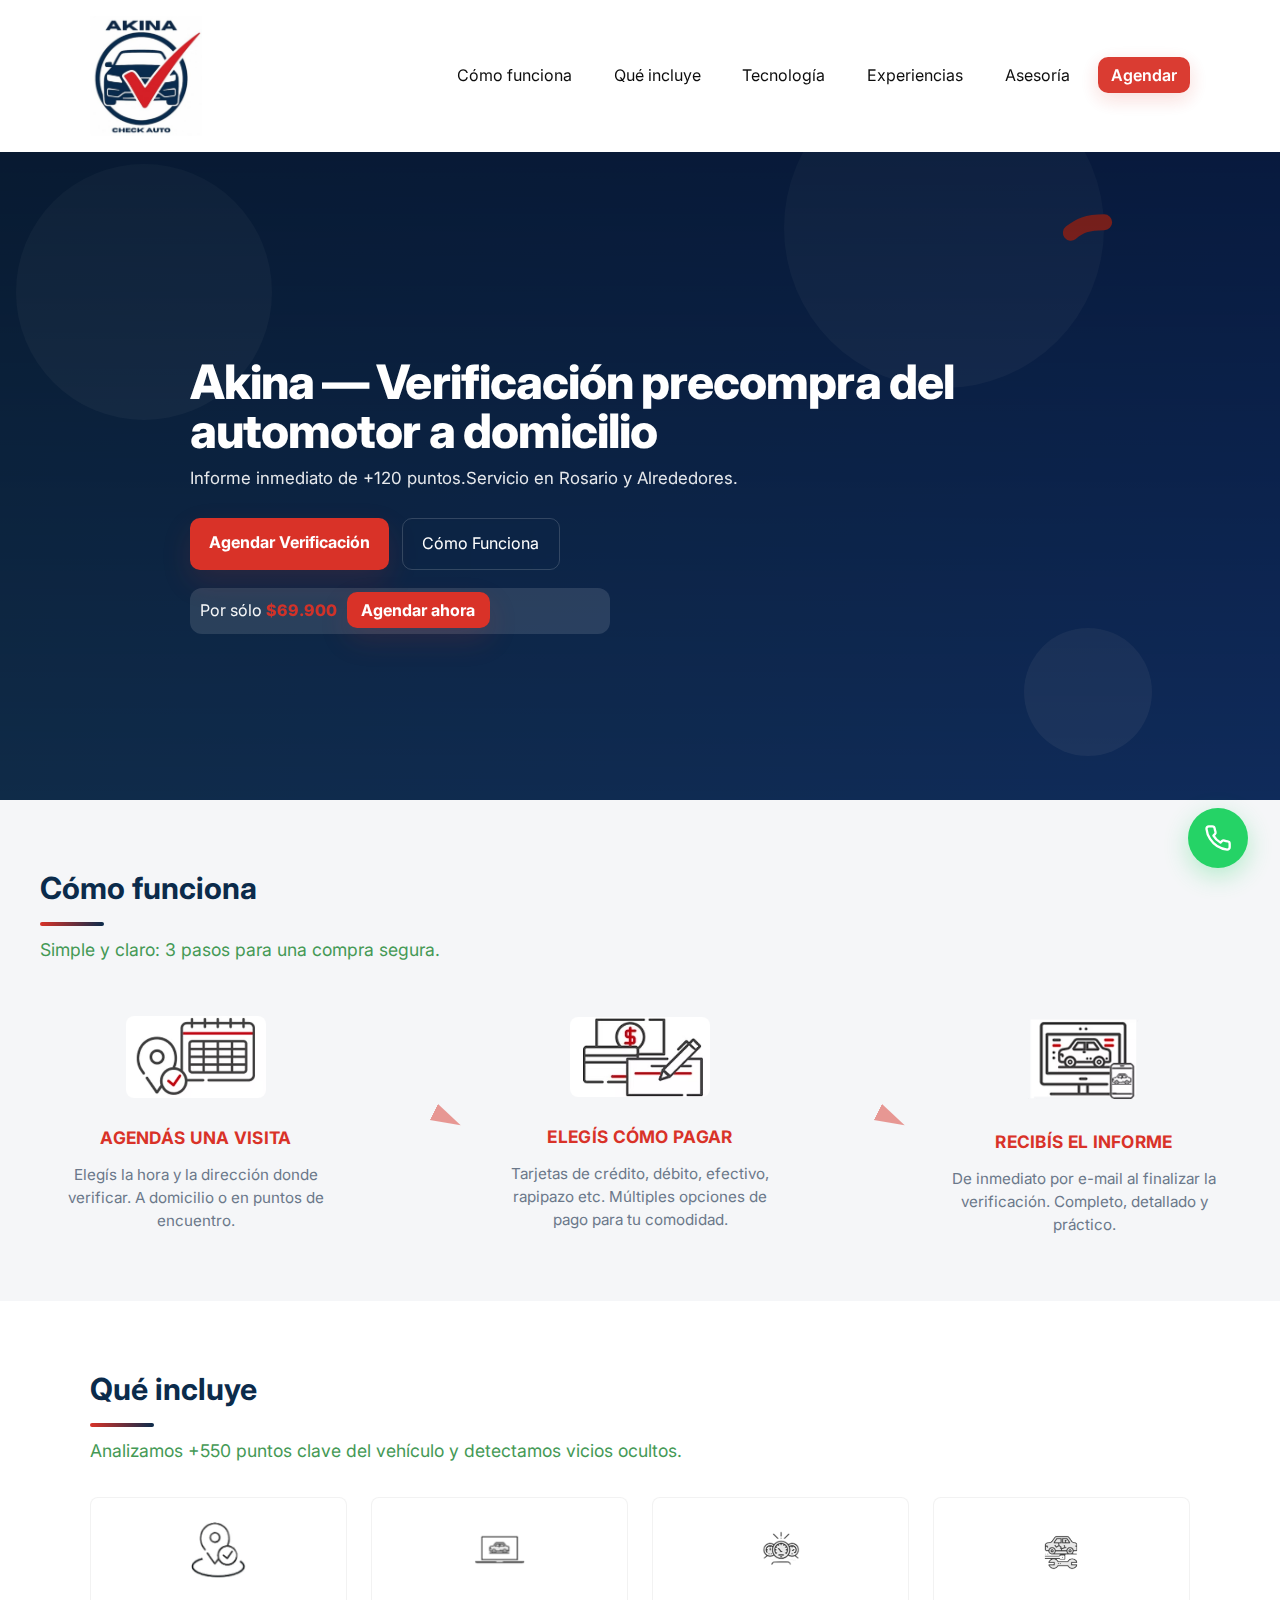
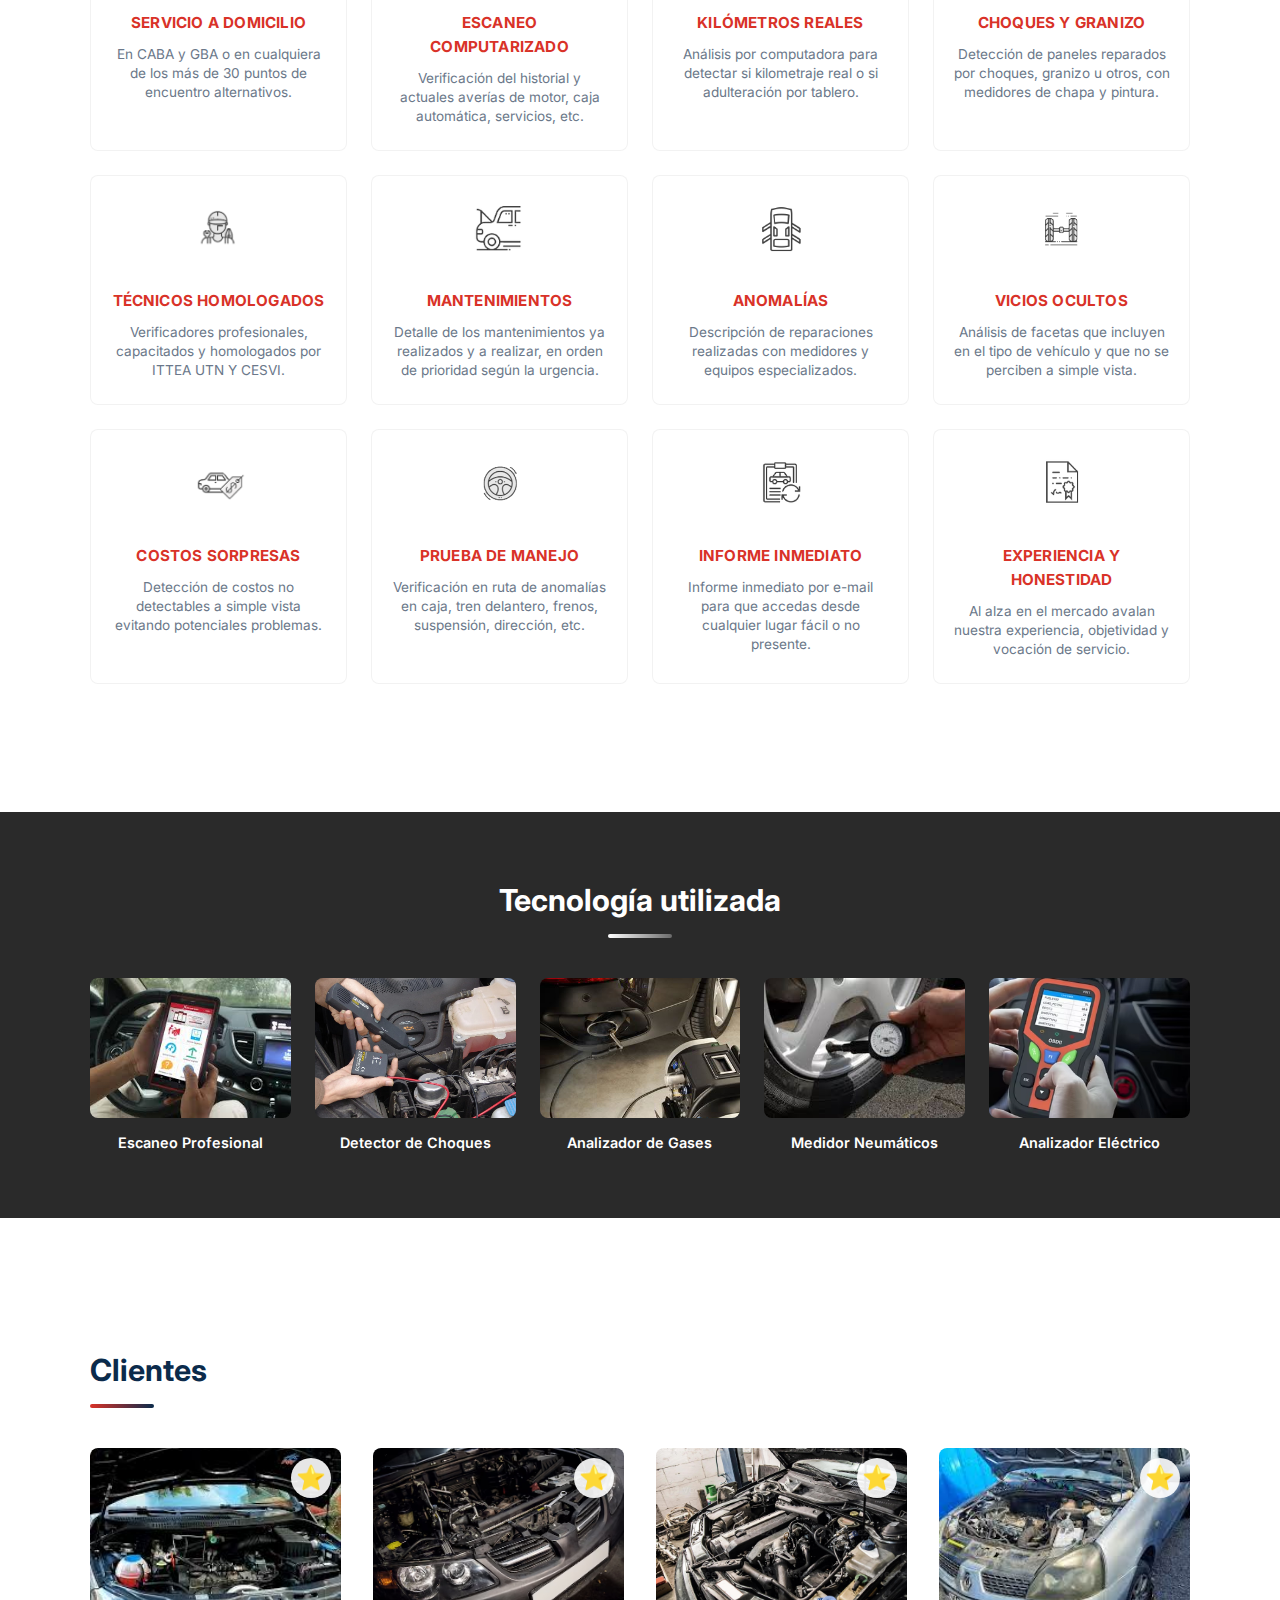
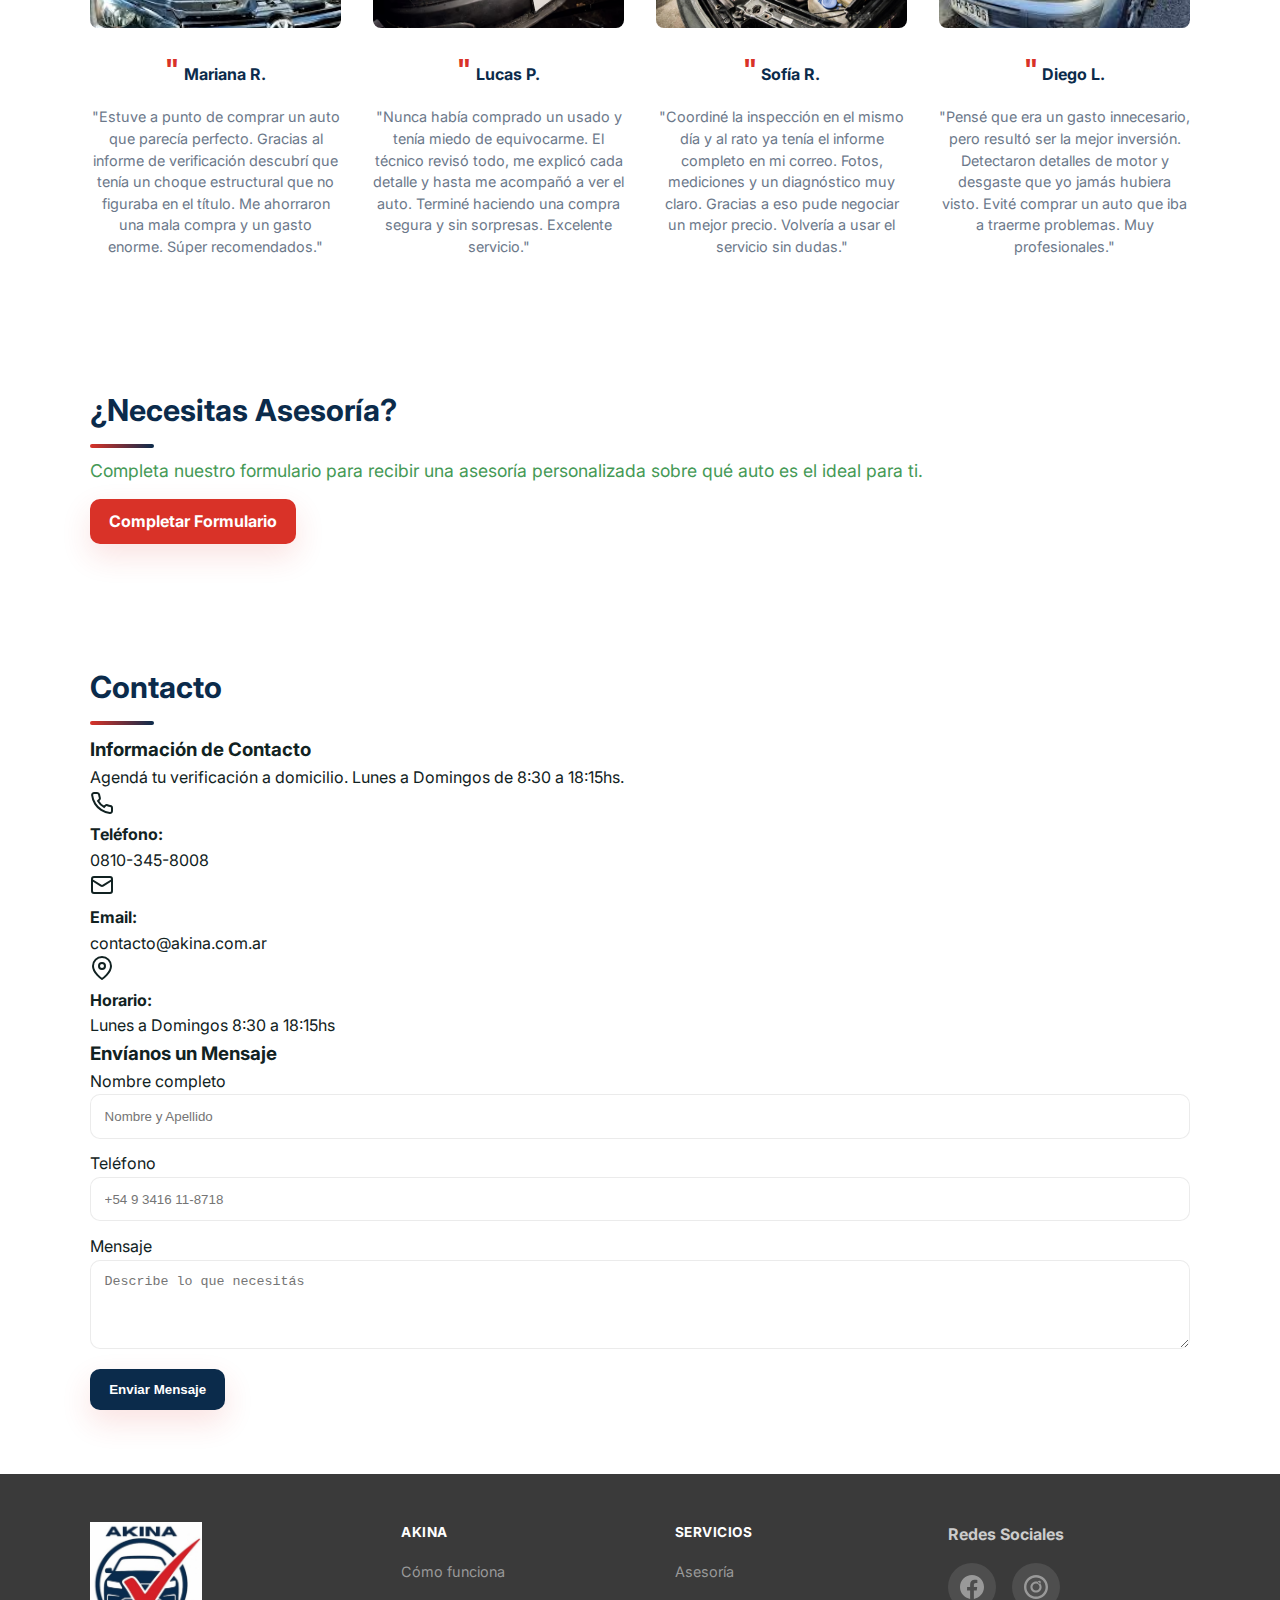
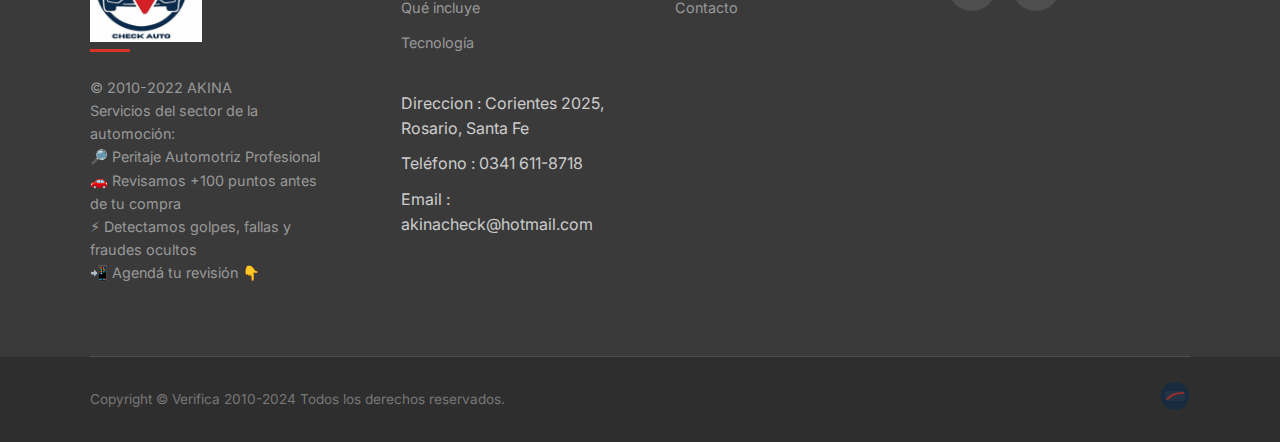
<file: index.html>
<!doctype html>
<html lang="es">
<head>
  <meta charset="utf-8" />
  <meta name="viewport" content="width=device-width, initial-scale=1" />
  <title>Akina - Verificación Precompra</title>
  <link rel="stylesheet" href="assets/css/styles.css" />
  <link rel="preconnect" href="https://fonts.googleapis.com">
    <link rel="icon" href="assets/images/logo-small.svg" type="image/svg+xml" />
  <link rel="preconnect" href="https://fonts.gstatic.com" crossorigin>
  <link href="https://fonts.googleapis.com/css2?family=Inter:wght@300;400;600;800&display=swap" rel="stylesheet">
</head>
<body>
  <header class="site-header">
    <nav class="nav container" role="navigation" aria-label="Main Navigation">
      <a class="logo" href="#"><img src="assets/images/Akina-Logo.jpg" alt="Akina Check Auto" class="brand-logo" /></a>
      <ul class="nav-links">
        <li><a href="#como-funciona">Cómo funciona</a></li>
        <li><a href="#que-incluye">Qué incluye</a></li>
        <li><a href="#tecnologia">Tecnología</a></li>
        <li><a href="#testimonios">Experiencias</a></li>
        <li><a href="https://docs.google.com/forms/d/e/1FAIpQLSfuezi8Gw7quGWmz_FteakIkWcvbNjLASYphPislV8PTrP62w/viewform?usp=dialog" target="_blank">Asesoría</a></li>
        <li><a href="#contacto" class="cta">Agendar</a></li>
      </ul>
      <button class="nav-toggle" aria-label="Abrir menú">☰</button>
    </nav>

    <section class="hero">
      <div class="parallax-bg" data-speed="0.5" style="background-image: url('assets/images/hero.svg')"></div>
      <div class="container hero-content">
        <h1>Akina — Verificación precompra del automotor a domicilio</h1>
        <p class="subtitle">Informe inmediato de +120 puntos.Servicio en Rosario y Alrededores.</p>
        <div class="hero-actions">
          <a class="btn-primary" href="#agendar">Agendar Verificación</a>
          <a class="btn-ghost" href="#como-funciona">Cómo Funciona</a>
        </div>
        <div class="hero-pill">
          <div class="pill-price">Por sólo <strong>$69.900</strong></div>
          <div class="pill-cta"><a class="btn-primary" href="#agendar">Agendar ahora</a></div>
        </div>      
      </div>
    </section>
  </header>

  <main>
    <section class="section steps" id="como-funciona">
      <div class="container">
        <h2>Cómo funciona</h2>
        <p class="lead">Simple y claro: 3 pasos para una compra segura.</p>
        <div class="steps-grid">
          <div class="step-card">
            <div class="step-image">
              <img src="assets/images/agenda.avif" alt="Agendás una visita" />
            </div>
            <h3>Agendás una visita</h3>
            <p>Elegís la hora y la dirección donde verificar. A domicilio o en puntos de encuentro.</p>
          </div>
          <div class="step-connector">
            <svg width="100%" height="60" viewBox="0 0 100 60" xmlns="http://www.w3.org/2000/svg" aria-hidden="true" class="connector-line">
              <defs>
                <marker id="arrowhead" markerWidth="10" markerHeight="10" refX="9" refY="3" orient="auto">
                  <polygon points="0 0, 10 3, 0 6" fill="rgba(217,50,40,0.6)" />
                </marker>
              </defs>
              <path d="M 10 30 Q 50 10, 90 30" stroke="rgba(217,50,40,0.6)" stroke-width="3" fill="none" stroke-linecap="round" marker-end="url(#arrowhead)" />
            </svg>
          </div>
          <div class="step-card">
            <div class="step-image">
              <img src="assets/images/Dinero.avif" alt="Elegís cómo pagar" />
            </div>
            <h3>Elegís cómo pagar</h3>
            <p>Tarjetas de crédito, débito, efectivo, rapipazo etc. Múltiples opciones de pago para tu comodidad.</p>
          </div>
          <div class="step-connector">
            <svg width="100%" height="60" viewBox="0 0 100 60" xmlns="http://www.w3.org/2000/svg" aria-hidden="true" class="connector-line">
              <defs>
                <marker id="arrowhead2" markerWidth="10" markerHeight="10" refX="9" refY="3" orient="auto">
                  <polygon points="0 0, 10 3, 0 6" fill="rgba(217,50,40,0.6)" />
                </marker>
              </defs>
              <path d="M 10 30 Q 50 10, 90 30" stroke="rgba(217,50,40,0.6)" stroke-width="3" fill="none" stroke-linecap="round" marker-end="url(#arrowhead2)" />
            </svg>
          </div>
          <div class="step-card">
            <div class="step-image">
              <img src="assets/images/auto.avif" alt="Recibís el informe" />
            </div>
            <h3>Recibís el informe</h3>
            <p>De inmediato por e-mail al finalizar la verificación. Completo, detallado y práctico.</p>
          </div>
        </div>
      </div>
    </section>

    <section class="container section features" id="que-incluye">
      <h2>Qué incluye</h2>
      <p class="lead">Analizamos +550 puntos clave del vehículo y detectamos vicios ocultos.</p>
      <div class="features-grid">
        <div class="feature-card">
          <div class="feature-icon"><img src="assets/images/Servicio-a-domicilio.png" alt="Servicio a domicilio" /></div>
          <h4>Servicio a domicilio</h4>
          <p>En CABA y GBA o en cualquiera de los más de 30 puntos de encuentro alternativos.</p>
        </div>
        <div class="feature-card">
          <div class="feature-icon"><img src="assets/images/ESCANEO COMPUTARIZADO.png" alt="Escaneo computarizado" /></div>
          <h4>Escaneo computarizado</h4>
          <p>Verificación del historial y actuales averías de motor, caja automática, servicios, etc.</p>
        </div>
        <div class="feature-card">
          <div class="feature-icon"><img src="assets/images/KILOMETROS REALES.png" alt="Kilómetros reales" /></div>
          <h4>Kilómetros reales</h4>
          <p>Análisis por computadora para detectar si kilometraje real o si adulteración por tablero.</p>
        </div>
        <div class="feature-card">
          <div class="feature-icon"><img src="assets/images/CHOQUES Y GRANIZO.png" alt="Choques y granizo" /></div>
          <h4>Choques y granizo</h4>
          <p>Detección de paneles reparados por choques, granizo u otros, con medidores de chapa y pintura.</p>
        </div>
        <div class="feature-card">
          <div class="feature-icon"><img src="assets/images/TECNICOS HOMOLOGADOS.png" alt="Técnicos homologados" /></div>
          <h4>Técnicos homologados</h4>
          <p>Verificadores profesionales, capacitados y homologados por ITTEA UTN Y CESVI.</p>
        </div>
        <div class="feature-card">
          <div class="feature-icon"><img src="assets/images/MANTENIMIENTOS.png" alt="Mantenimientos" /></div>
          <h4>Mantenimientos</h4>
          <p>Detalle de los mantenimientos ya realizados y a realizar, en orden de prioridad según la urgencia.</p>
        </div>
        <div class="feature-card">
          <div class="feature-icon"><img src="assets/images/ANOMALIAS.png" alt="Anomalías" /></div>
          <h4>Anomalías</h4>
          <p>Descripción de reparaciones realizadas con medidores y equipos especializados.</p>
        </div>
        <div class="feature-card">
          <div class="feature-icon"><img src="assets/images/VICIOS OCULTOS.png" alt="Vicios ocultos" /></div>
          <h4>Vicios ocultos</h4>
          <p>Análisis de facetas que incluyen en el tipo de vehículo y que no se perciben a simple vista.</p>
        </div>
        <div class="feature-card">
          <div class="feature-icon"><img src="assets/images/COSTOS SORPRESAS.png" alt="Costos sorpresas" /></div>
          <h4>Costos sorpresas</h4>
          <p>Detección de costos no detectables a simple vista evitando potenciales problemas.</p>
        </div>
        <div class="feature-card">
          <div class="feature-icon"><img src="assets/images/PRUEBA DE MANEJO.png" alt="Prueba de manejo" /></div>
          <h4>Prueba de manejo</h4>
          <p>Verificación en ruta de anomalías en caja, tren delantero, frenos, suspensión, dirección, etc.</p>
        </div>
        <div class="feature-card">
          <div class="feature-icon"><img src="assets/images/INFORME INMEDIATO.png" alt="Informe inmediato" /></div>
          <h4>Informe inmediato</h4>
          <p>Informe inmediato por e-mail para que accedas desde cualquier lugar fácil o no presente.</p>
        </div>
        <div class="feature-card">
          <div class="feature-icon"><img src="assets/images/EXPERIENCIA Y HONESTIDAD.png" alt="Experiencia y honestidad" /></div>
          <h4>Experiencia y honestidad</h4>
          <p>Al alza en el mercado avalan nuestra experiencia, objetividad y vocación de servicio.</p>
        </div>
      </div>
    </section>

    <section class="section tech" id="tecnologia">
      <div class="tech-bg">
        <div class="container">
          <h2>Tecnología utilizada</h2>
          <div class="tech-grid">
            <div class="tech-item">
              <img src="assets/images/Escaneo.jpg" alt="Escaneo Profesional" />
              <p>Escaneo Profesional</p>
            </div>
            <div class="tech-item">
              <img src="assets/images/Detector-choques.jpg" alt="Detector de Choques" />
              <p>Detector de Choques</p>
            </div>
            <div class="tech-item">
              <img src="assets/images/analizador de gases.jpg" alt="Analizador de Gases" />
              <p>Analizador de Gases</p>
            </div>
            <div class="tech-item">
              <img src="assets/images/medidor.jpg" alt="Medidor Neumáticos" />
              <p>Medidor Neumáticos</p>
            </div>
            <div class="tech-item">
              <img src="assets/images/analizador-electrico.avif" alt="Analizador Eléctrico" />
              <p>Analizador Eléctrico</p>
            </div>
          </div>
        </div>
      </div>
    </section>

    <!-- <section class="section numbers">
      <div class="numbers-bg">
        <div class="container">
          <h2>Verifica en números</h2>
          <div class="numbers-grid">
            <div class="number-block">
              <h3 class="number" data-target="589114">0</h3>
              <p>clientes felices con nuestro desempeño y profesionalidad.</p>
            </div>
            <div class="number-block">
              <h3>58.4%</h3>
              <p>de los vehículos cuyeros kilómetros adulterados.</p>
            </div>
            <div class="number-block">
              <h3>+$971M</h3>
              <p>millones ahorrados en las negociaciones por vicios ocultos.</p>
            </div>
            <div class="number-block">
              <h3>97.9%</h3>
              <p>nos recomiendan boca a boca según nuestro índice de NPS.</p>
            </div>
          </div>
        </div>
      </div>
    </section> -->

    <section class="container section testimonials" id="testimonios">
      <h2>Clientes</h2>
      <div class="testimonials-grid">
        <div class="testimonial-card">
          <div class="car-image">
            <img src="assets/images/1.jpg" alt="Auto de Mariana R." />
            <div class="like-icon">⭐</div>
          </div>
          <h3><span class="quote-mark">"</span>Mariana R.</h3>
          <p>"Estuve a punto de comprar un auto que parecía perfecto. Gracias al informe de verificación descubrí que tenía un choque estructural que no figuraba en el título. Me ahorraron una mala compra y un gasto enorme. Súper recomendados."</p>
        </div>

        <div class="testimonial-card">
          <div class="car-image">
            <img src="assets/images/2.avif" alt="Auto de Lucas P." />
            <div class="like-icon">⭐</div>
          </div>
          <h3><span class="quote-mark">"</span>Lucas P.</h3>
          <p>"Nunca había comprado un usado y tenía miedo de equivocarme. El técnico revisó todo, me explicó cada detalle y hasta me acompañó a ver el auto. Terminé haciendo una compra segura y sin sorpresas. Excelente servicio."</p>
        </div>

        <div class="testimonial-card">
          <div class="car-image">
            <img src="assets/images/3.jpg" alt="Auto de Carlos R." />
            <div class="like-icon">⭐</div>
          </div>
          <h3><span class="quote-mark">"</span>Sofía R.</h3>
          <p>"Coordiné la inspección en el mismo día y al rato ya tenía el informe completo en mi correo. Fotos, mediciones y un diagnóstico muy claro. Gracias a eso pude negociar un mejor precio. Volvería a usar el servicio sin dudas."</p>
        </div>

        <div class="testimonial-card">
          <div class="car-image">
            <img src="assets/images/4.jpg" alt="Auto de Sofía E." />
            <div class="like-icon">⭐</div>
          </div>
          <h3><span class="quote-mark">"</span>Diego L.</h3>
          <p>"Pensé que era un gasto innecesario, pero resultó ser la mejor inversión. Detectaron detalles de motor y desgaste que yo jamás hubiera visto. Evité comprar un auto que iba a traerme problemas. Muy profesionales."</p>
        </div>
      </div>
      
    </section>
    <section class="section form-redirect" id="asesoria">
      <div class="container form-redirect-content">
        <h2>¿Necesitas Asesoría?</h2>
        <p class="lead">Completa nuestro formulario para recibir una asesoría personalizada sobre qué auto es el ideal para ti.</p>
        <a href="https://docs.google.com/forms/d/e/1FAIpQLSfuezi8Gw7quGWmz_FteakIkWcvbNjLASYphPislV8PTrP62w/viewform?usp=dialog" target="_blank" rel="noopener noreferrer" class="btn-primary btn-form-large">Completar Formulario</a>
      </div>
    </section>

    <section class="section contact" id="contacto">
      <div class="contact-bg">
        <div class="container">
          <h2>Contacto</h2>
          <div class="contact-wrapper">
            <div class="contact-info-box">
              <h3>Información de Contacto</h3>
              <p class="contact-intro">Agendá tu verificación a domicilio. Lunes a Domingos de 8:30 a 18:15hs.</p>
              
              <div class="contact-item">
                <svg width="24" height="24" viewBox="0 0 24 24" fill="none" stroke="currentColor" stroke-width="2">
                  <path d="M22 16.92v3a2 2 0 0 1-2.18 2 19.79 19.79 0 0 1-8.63-3.07 19.5 19.5 0 0 1-6-6 19.79 19.79 0 0 1-3.07-8.67A2 2 0 0 1 4.11 2h3a2 2 0 0 1 2 1.72 12.84 12.84 0 0 0 .7 2.81 2 2 0 0 1-.45 2.11L8.09 9.91a16 16 0 0 0 6 6l1.27-1.27a2 2 0 0 1 2.11-.45 12.84 12.84 0 0 0 2.81.7A2 2 0 0 1 22 16.92z"></path>
                </svg>
                <div>
                  <strong>Teléfono:</strong>
                  <p>0810-345-8008</p>
                </div>
              </div>

              <div class="contact-item">
                <svg width="24" height="24" viewBox="0 0 24 24" fill="none" stroke="currentColor" stroke-width="2">
                  <rect x="2" y="4" width="20" height="16" rx="2"></rect>
                  <path d="m22 7-8.97 5.7a1.94 1.94 0 0 1-2.06 0L2 7"></path>
                </svg>
                <div>
                  <strong>Email:</strong>
                  <p>contacto@akina.com.ar</p>
                </div>
              </div>

              <div class="contact-item">
                <svg width="24" height="24" viewBox="0 0 24 24" fill="none" stroke="currentColor" stroke-width="2">
                  <path d="M21 10c0 7-9 13-9 13s-9-6-9-13a9 9 0 0 1 18 0z"></path>
                  <circle cx="12" cy="10" r="3"></circle>
                </svg>
                <div>
                  <strong>Horario:</strong>
                  <p>Lunes a Domingos 8:30 a 18:15hs</p>
                </div>
              </div>
            </div>

            <div class="contact-form-box">
              <h3>Envíanos un Mensaje</h3>
              <form class="contact-form" action="#" onsubmit="return false;">
                <div class="form-group">
                  <label for="nombre">Nombre completo</label>
                  <input type="text" id="nombre" placeholder="Nombre y Apellido" required />
                </div>

                <div class="form-group">
                  <label for="telefono">Teléfono</label>
                  <input type="text" id="telefono" placeholder="+54 9 3416 11-8718" required />
                </div>

                <div class="form-group">
                  <label for="mensaje">Mensaje</label>
                  <textarea id="mensaje" placeholder="Describe lo que necesitás" rows="4" required></textarea>
                </div>

                <button type="submit" class="btn-primary btn-contact-submit">Enviar Mensaje</button>
              </form>
            </div>
          </div>
        </div>
      </div>
    </section>

  </main>

  <footer class="site-footer">
    <div class="container footer-content">
      <div class="footer-brand">
        <div class="footer-logo">
          <img src="assets/images/Akina-Logo.jpg" alt="Verifica logo" class="brand-logo" height="120" />
          <div class="logo-underline"></div>
        </div>
        <p>© 2010-2022 AKINA <br>
          Servicios del sector de la automoción:<br>
          🔎 Peritaje Automotriz Profesional<br>
          🚗 Revisamos +100 puntos antes de tu compra<br>
          ⚡ Detectamos golpes, fallas y fraudes ocultos<br>
          📲 Agendá tu revisión 👇<br>
        </p>       
      </div>

      <div class="footer-columns">
        <div class="footer-col">
          <h5>Akina</h5>
          <ul>
            <li><a href="#como-funciona">Cómo funciona</a></li>
            <li><a href="#que-incluye">Qué incluye</a></li>
            <li><a href="#tecnologia">Tecnología</a></li>           
          </ul>
          <br>
          <ul>  
          <li>Direccion : Corientes 2025, Rosario, Santa Fe</li>
          <li>Teléfono : 0341 611-8718  </li>
          <li>Email : akinacheck@hotmail.com</li>
          </ul>
          

        </div>
       <div class="footer-col">
          <h5>Servicios</h5>
          <ul>
            <li><a href="https://docs.google.com/forms/d/e/1FAIpQLSfuezi8Gw7quGWmz_FteakIkWcvbNjLASYphPislV8PTrP62w/viewform?usp=dialog" target="_blank">Asesoría</a></li>
            <li><a href="#contacto">Contacto</a></li>           
          </ul>
       </div>

        <div class="footer-col footer-socials">
          <h4>Redes Sociales</h4>
          <div class="social-icons">
            <a href="https://www.facebook.com/people/AkinaCheckAuto/61579609364056/" class="social-icon facebook">
              <svg width="24" height="24" viewBox="0 0 24 24" fill="currentColor">
                <path d="M24 12.073c0-6.627-5.373-12-12-12s-12 5.373-12 12c0 5.99 4.388 10.954 10.125 11.854v-8.385H7.078v-3.47h3.047V9.43c0-3.007 1.792-4.669 4.533-4.669 1.312 0 2.686.235 2.686.235v2.953H15.83c-1.491 0-1.956.925-1.956 1.874v2.25h3.328l-.532 3.47h-2.796v8.385C19.612 23.027 24 18.062 24 12.073z"/>
              </svg>
            </a>
            <a href="https://www.instagram.com/akina.check.auto/" class="social-icon instagram">
              <svg width="24" height="24" viewBox="0 0 24 24" fill="currentColor">
                <path d="M12 0C5.373 0 0 5.373 0 12s5.373 12 12 12 12-5.373 12-12S18.627 0 12 0m0 21.6c-5.303 0-9.6-4.297-9.6-9.6s4.297-9.6 9.6-9.6 9.6 4.297 9.6 9.6-4.297 9.6-9.6 9.6m4.8-14.4a1.44 1.44 0 11-2.88 0 1.44 1.44 0 012.88 0zM12 6.4c-3.097 0-5.6 2.503-5.6 5.6s2.503 5.6 5.6 5.6 5.6-2.503 5.6-5.6-2.503-5.6-5.6-5.6zm0 9.12c-1.94 0-3.52-1.58-3.52-3.52s1.58-3.52 3.52-3.52 3.52 1.58 3.52 3.52-1.58 3.52-3.52 3.52z"/>
              </svg>
            </a>
          </div>
        </div>
      </div>
    </div>

    <div class="footer-bottom">
      <div class="container footer-bottom-content">
        <p>Copyright © Verifica 2010-2024  Todos los derechos reservados.</p>
        <div class="footer-logo-small">
          <img src="assets/images/logo-small.svg" alt="Verifica logo" />
        </div>
      </div>
    </div>
  </footer>

  <!-- WhatsApp Floating Button -->
  <a href="https://wa.me/5493416118718?text=Hola%20Akina,%20me%20interesa%20agendar%20una%20verificación" class="whatsapp-float" target="_blank" rel="noopener noreferrer" aria-label="Contactar por WhatsApp">
    <svg width="28" height="28" viewBox="0 0 24 24" fill="none" stroke="currentColor" stroke-width="2" stroke-linecap="round" stroke-linejoin="round">
      <path d="M22 16.92v3a2 2 0 0 1-2.18 2 19.79 19.79 0 0 1-8.63-3.07 19.5 19.5 0 0 1-6-6 19.79 19.79 0 0 1-3.07-8.67A2 2 0 0 1 4.11 2h3a2 2 0 0 1 2 1.72 12.84 12.84 0 0 0 .7 2.81 2 2 0 0 1-.45 2.11L8.09 9.91a16 16 0 0 0 6 6l1.27-1.27a2 2 0 0 1 2.11-.45 12.84 12.84 0 0 0 2.81.7A2 2 0 0 1 22 16.92z"></path>
    </svg>
  </a>

  <script src="assets/js/app.js"></script>
</body>
</html>
</file>
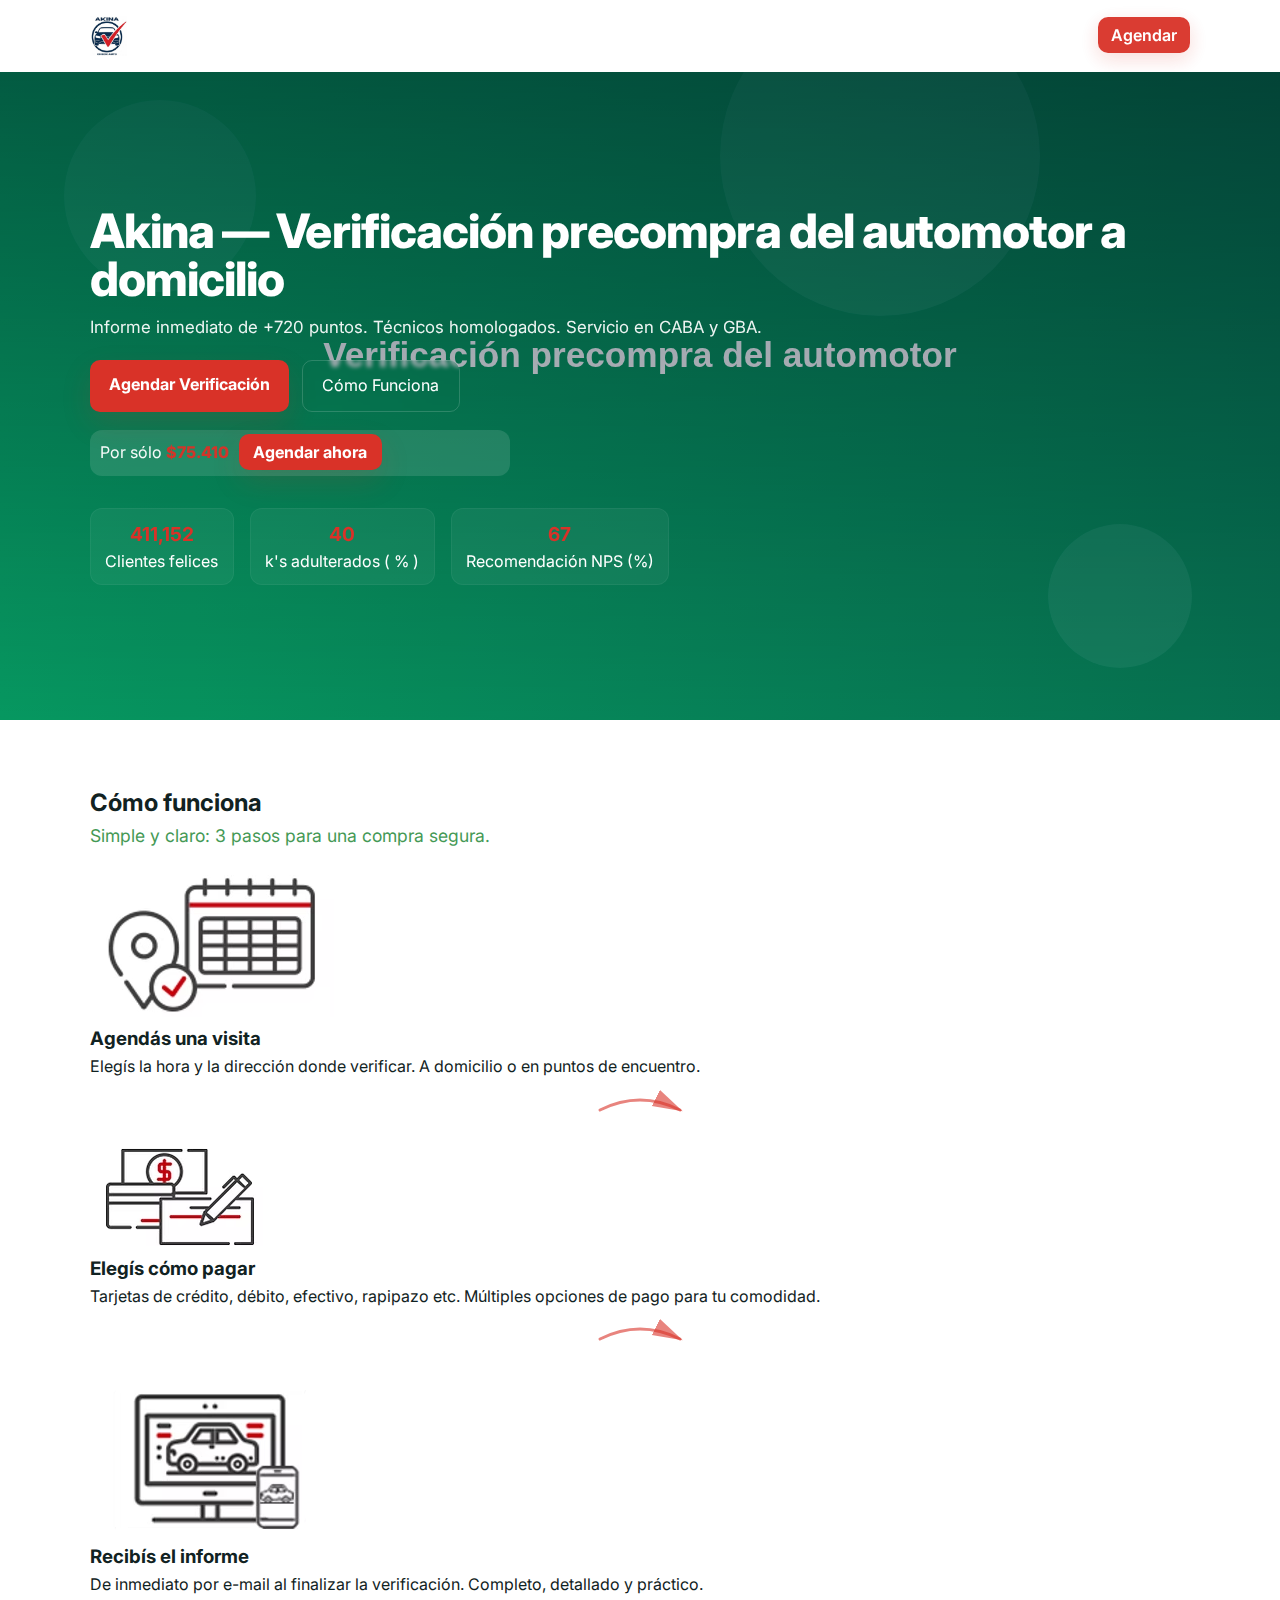
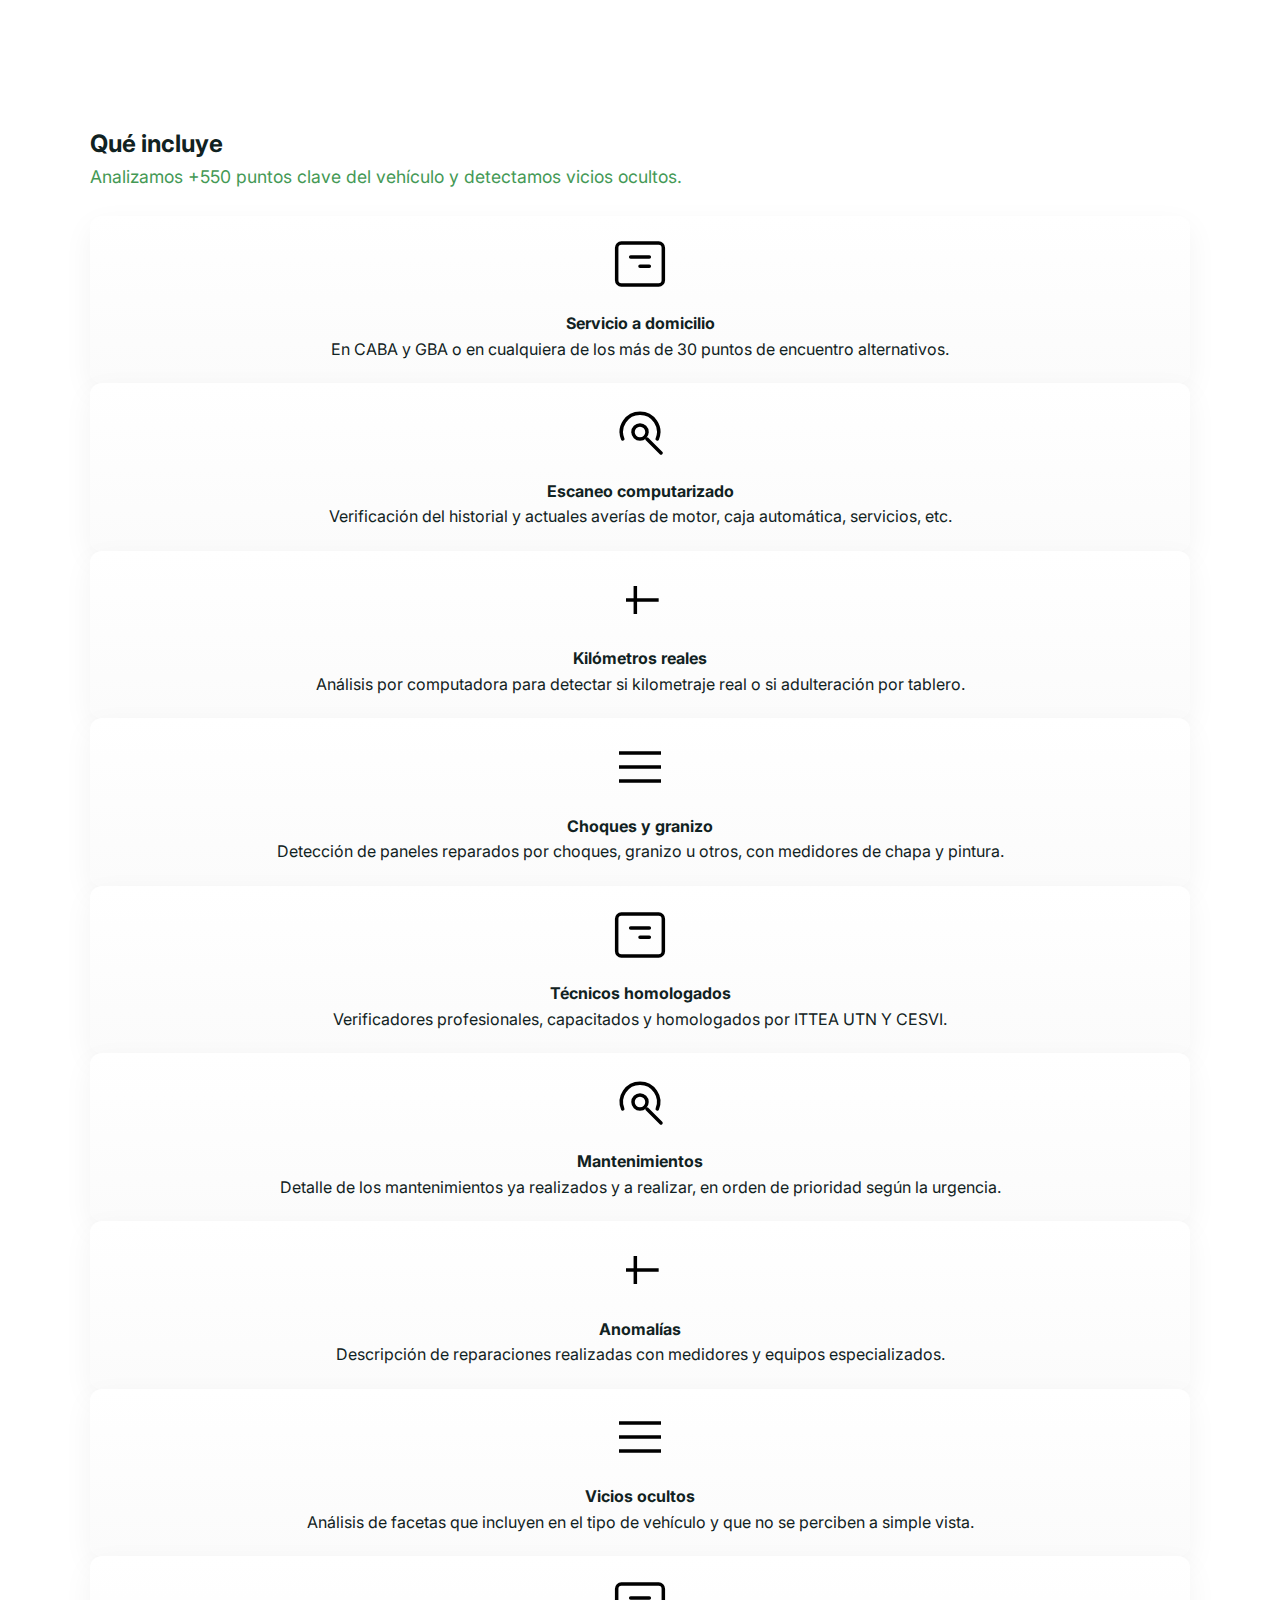
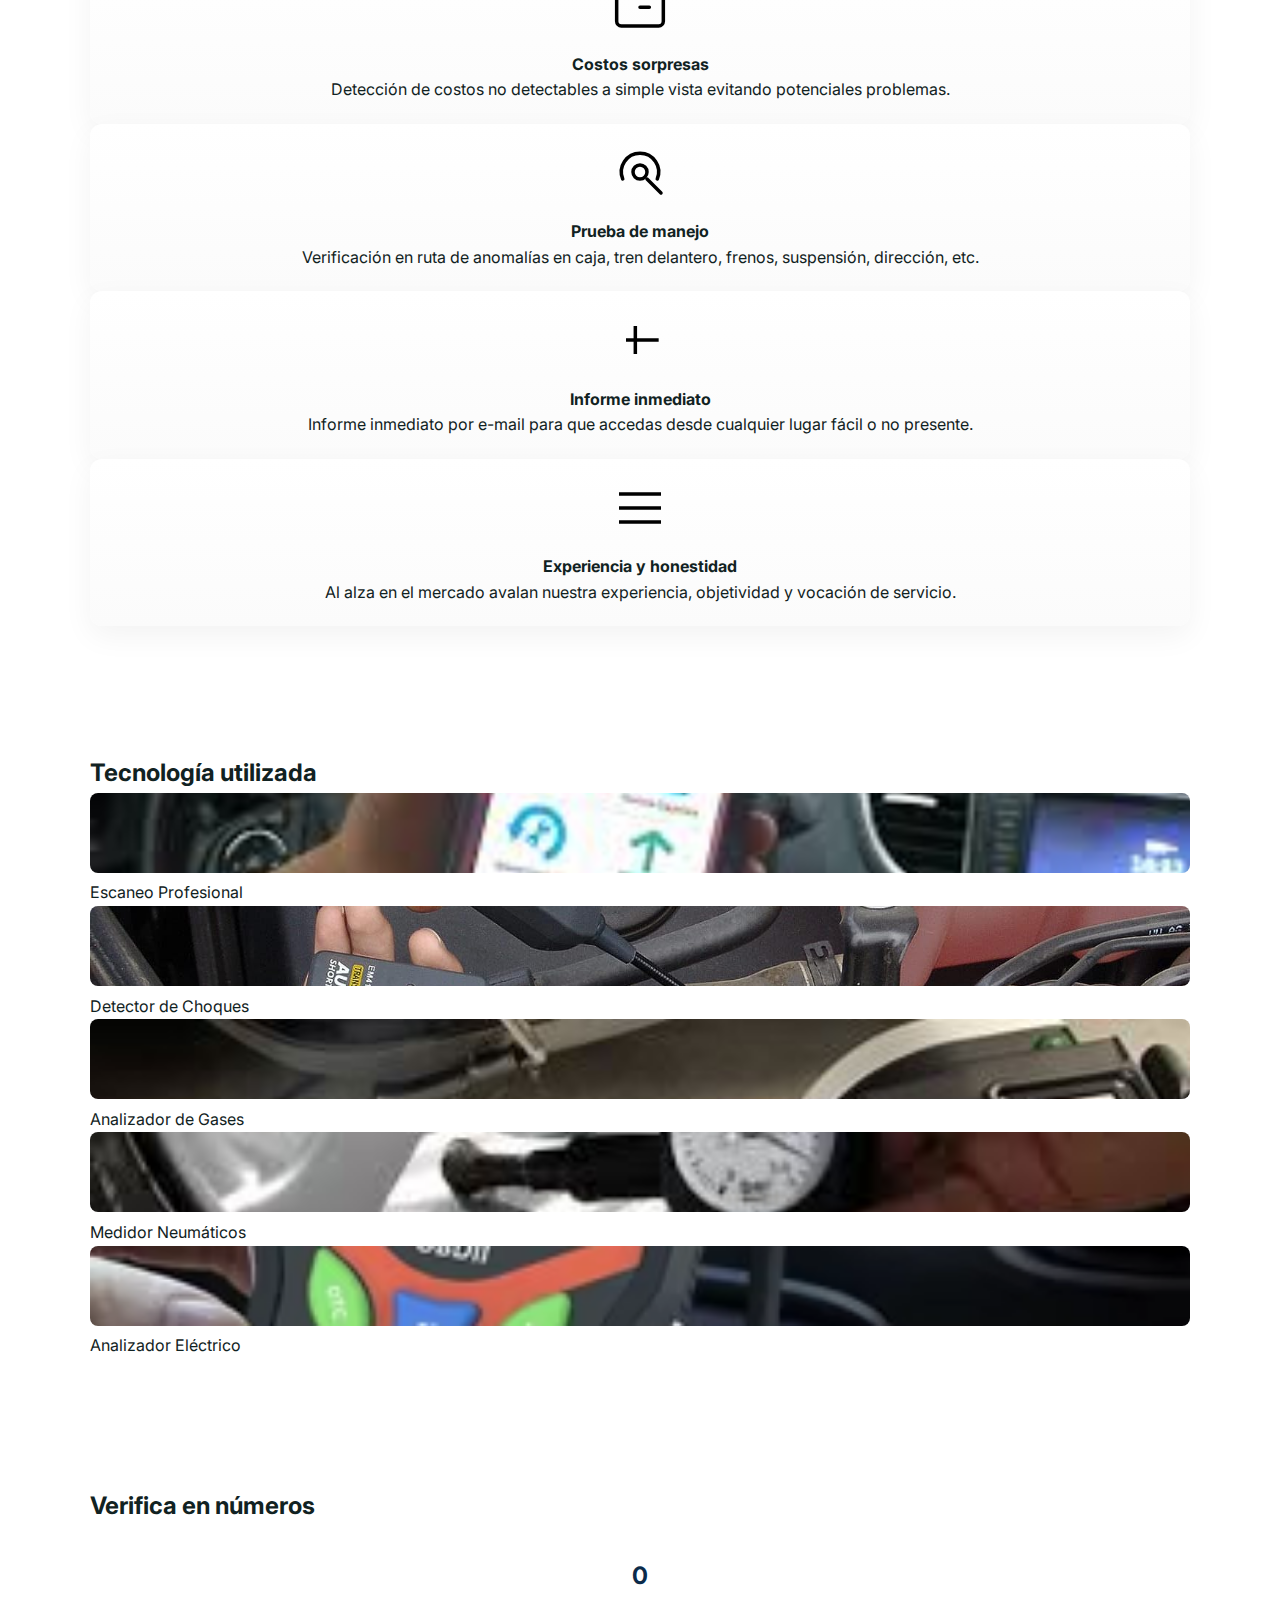
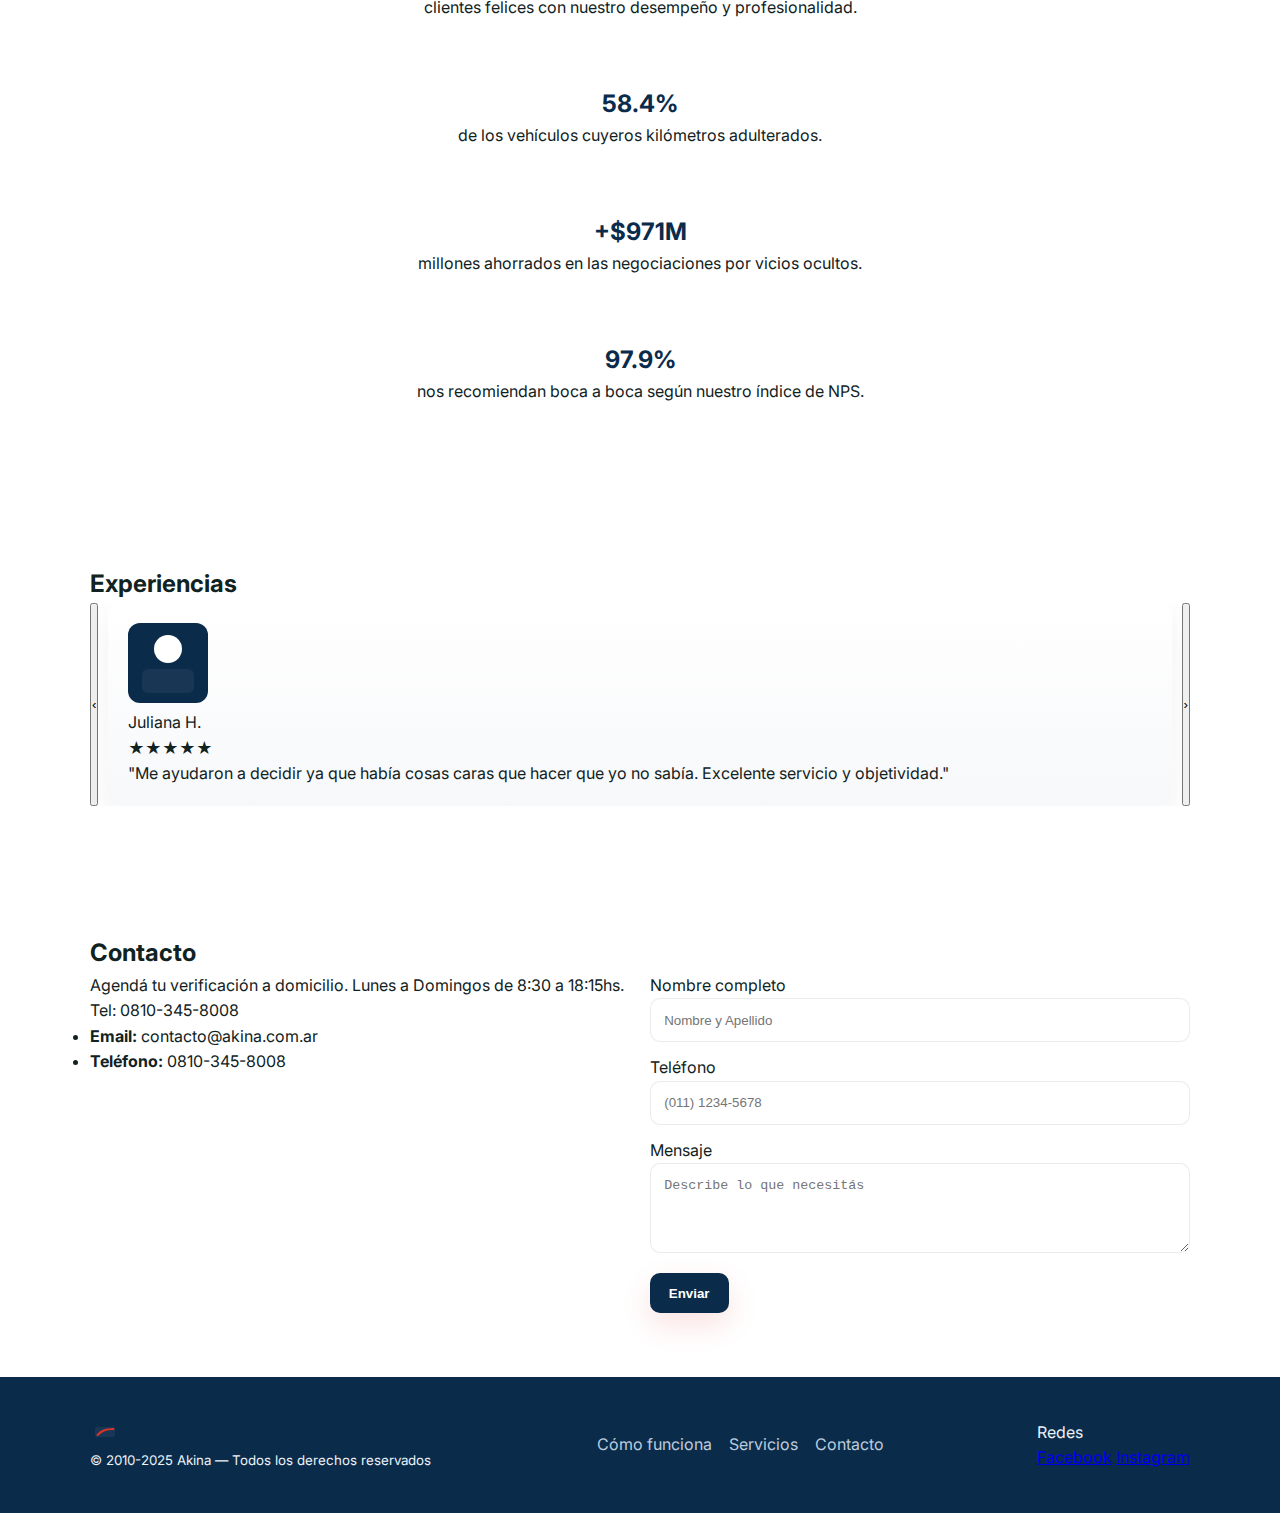
<file: landing/index.html>
<!doctype html>
<html lang="es">
<head>
  <meta charset="utf-8" />
  <meta name="viewport" content="width=device-width, initial-scale=1" />
  <title>Akina - Verificación Precompra</title>
  <link rel="stylesheet" href="assets/css/styles.css" />
  <link rel="preconnect" href="https://fonts.googleapis.com">
    <link rel="icon" href="assets/images/logo-small.svg" type="image/svg+xml" />
  <link rel="preconnect" href="https://fonts.gstatic.com" crossorigin>
  <link href="https://fonts.googleapis.com/css2?family=Inter:wght@300;400;600;800&display=swap" rel="stylesheet">
</head>
<body>
  <header class="site-header">
    <nav class="nav container" role="navigation" aria-label="Main Navigation">
      <a class="logo" href="#"><img src="assets/images/Akina-Logo.jpg" alt="Akina Check Auto" class="brand-logo" /></a>
      <ul class="nav-links">
        <li><a href="#como-funciona">Cómo funciona</a></li>
        <li><a href="#que-incluye">Qué incluye</a></li>
        <li><a href="#tecnologia">Tecnología</a></li>
        <li><a href="#testimonios">Experiencias</a></li>
        <li><a href="#contacto" class="cta">Agendar</a></li>
      </ul>
      <button class="nav-toggle" aria-label="Abrir menú">☰</button>
    </nav>

    <section class="hero">
      <div class="parallax-bg" data-speed="0.5" style="background-image: url('assets/images/hero.svg')"></div>
      <div class="container hero-content">
        <h1>Akina — Verificación precompra del automotor a domicilio</h1>
        <p class="subtitle">Informe inmediato de +720 puntos. Técnicos homologados. Servicio en CABA y GBA.</p>
        <div class="hero-actions">
          <a class="btn-primary" href="#agendar">Agendar Verificación</a>
          <a class="btn-ghost" href="#como-funciona">Cómo Funciona</a>
        </div>
        <div class="hero-pill">
          <div class="pill-price">Por sólo <strong>$75.410</strong></div>
          <div class="pill-cta"><a class="btn-primary" href="#agendar">Agendar ahora</a></div>
        </div>
        <div class="hero-stats">
          <div class="stat">
            <span class="number" data-target="589114">0</span>
            <span class="label">Clientes felices</span>
          </div>
          <div class="stat">
            <span class="number" data-target="58">0</span>
            <span class="label">k's adulterados ( % )</span>
          </div>
          <div class="stat">
            <span class="number" data-target="97">0</span>
            <span class="label">Recomendación NPS (%)</span>
          </div>
        </div>
      </div>
    </section>
  </header>

  <main>
    <section class="section steps" id="como-funciona">
      <div class="container">
        <h2>Cómo funciona</h2>
        <p class="lead">Simple y claro: 3 pasos para una compra segura.</p>
        <div class="steps-grid">
          <div class="step-card">
            <div class="step-image">
              <img src="assets/images/agenda.avif" alt="Agendás una visita" />
            </div>
            <h3>Agendás una visita</h3>
            <p>Elegís la hora y la dirección donde verificar. A domicilio o en puntos de encuentro.</p>
          </div>
          <div class="step-connector">
            <svg width="100%" height="60" viewBox="0 0 100 60" xmlns="http://www.w3.org/2000/svg" aria-hidden="true" class="connector-line">
              <defs>
                <marker id="arrowhead" markerWidth="10" markerHeight="10" refX="9" refY="3" orient="auto">
                  <polygon points="0 0, 10 3, 0 6" fill="rgba(217,50,40,0.6)" />
                </marker>
              </defs>
              <path d="M 10 30 Q 50 10, 90 30" stroke="rgba(217,50,40,0.6)" stroke-width="3" fill="none" stroke-linecap="round" marker-end="url(#arrowhead)" />
            </svg>
          </div>
          <div class="step-card">
            <div class="step-image">
              <img src="assets/images/Dinero.avif" alt="Elegís cómo pagar" />
            </div>
            <h3>Elegís cómo pagar</h3>
            <p>Tarjetas de crédito, débito, efectivo, rapipazo etc. Múltiples opciones de pago para tu comodidad.</p>
          </div>
          <div class="step-connector">
            <svg width="100%" height="60" viewBox="0 0 100 60" xmlns="http://www.w3.org/2000/svg" aria-hidden="true" class="connector-line">
              <defs>
                <marker id="arrowhead2" markerWidth="10" markerHeight="10" refX="9" refY="3" orient="auto">
                  <polygon points="0 0, 10 3, 0 6" fill="rgba(217,50,40,0.6)" />
                </marker>
              </defs>
              <path d="M 10 30 Q 50 10, 90 30" stroke="rgba(217,50,40,0.6)" stroke-width="3" fill="none" stroke-linecap="round" marker-end="url(#arrowhead2)" />
            </svg>
          </div>
          <div class="step-card">
            <div class="step-image">
              <img src="assets/images/auto.avif" alt="Recibís el informe" />
            </div>
            <h3>Recibís el informe</h3>
            <p>De inmediato por e-mail al finalizar la verificación. Completo, detallado y práctico.</p>
          </div>
        </div>
      </div>
    </section>

    <section class="container section features" id="que-incluye">
      <h2>Qué incluye</h2>
      <p class="lead">Analizamos +550 puntos clave del vehículo y detectamos vicios ocultos.</p>
      <div class="features-grid">
        <div class="feature-card">
          <div class="feature-icon"><img src="assets/images/icon1.svg" alt="Servicio a domicilio" /></div>
          <h4>Servicio a domicilio</h4>
          <p>En CABA y GBA o en cualquiera de los más de 30 puntos de encuentro alternativos.</p>
        </div>
        <div class="feature-card">
          <div class="feature-icon"><img src="assets/images/icon2.svg" alt="Escaneo computarizado" /></div>
          <h4>Escaneo computarizado</h4>
          <p>Verificación del historial y actuales averías de motor, caja automática, servicios, etc.</p>
        </div>
        <div class="feature-card">
          <div class="feature-icon"><img src="assets/images/icon3.svg" alt="Kilómetros reales" /></div>
          <h4>Kilómetros reales</h4>
          <p>Análisis por computadora para detectar si kilometraje real o si adulteración por tablero.</p>
        </div>
        <div class="feature-card">
          <div class="feature-icon"><img src="assets/images/icon4.svg" alt="Choques y granizo" /></div>
          <h4>Choques y granizo</h4>
          <p>Detección de paneles reparados por choques, granizo u otros, con medidores de chapa y pintura.</p>
        </div>
        <div class="feature-card">
          <div class="feature-icon"><img src="assets/images/icon1.svg" alt="Técnicos homologados" /></div>
          <h4>Técnicos homologados</h4>
          <p>Verificadores profesionales, capacitados y homologados por ITTEA UTN Y CESVI.</p>
        </div>
        <div class="feature-card">
          <div class="feature-icon"><img src="assets/images/icon2.svg" alt="Mantenimientos" /></div>
          <h4>Mantenimientos</h4>
          <p>Detalle de los mantenimientos ya realizados y a realizar, en orden de prioridad según la urgencia.</p>
        </div>
        <div class="feature-card">
          <div class="feature-icon"><img src="assets/images/icon3.svg" alt="Anomalías" /></div>
          <h4>Anomalías</h4>
          <p>Descripción de reparaciones realizadas con medidores y equipos especializados.</p>
        </div>
        <div class="feature-card">
          <div class="feature-icon"><img src="assets/images/icon4.svg" alt="Vicios ocultos" /></div>
          <h4>Vicios ocultos</h4>
          <p>Análisis de facetas que incluyen en el tipo de vehículo y que no se perciben a simple vista.</p>
        </div>
        <div class="feature-card">
          <div class="feature-icon"><img src="assets/images/icon1.svg" alt="Costos sorpresas" /></div>
          <h4>Costos sorpresas</h4>
          <p>Detección de costos no detectables a simple vista evitando potenciales problemas.</p>
        </div>
        <div class="feature-card">
          <div class="feature-icon"><img src="assets/images/icon2.svg" alt="Prueba de manejo" /></div>
          <h4>Prueba de manejo</h4>
          <p>Verificación en ruta de anomalías en caja, tren delantero, frenos, suspensión, dirección, etc.</p>
        </div>
        <div class="feature-card">
          <div class="feature-icon"><img src="assets/images/icon3.svg" alt="Informe inmediato" /></div>
          <h4>Informe inmediato</h4>
          <p>Informe inmediato por e-mail para que accedas desde cualquier lugar fácil o no presente.</p>
        </div>
        <div class="feature-card">
          <div class="feature-icon"><img src="assets/images/icon4.svg" alt="Experiencia y honestidad" /></div>
          <h4>Experiencia y honestidad</h4>
          <p>Al alza en el mercado avalan nuestra experiencia, objetividad y vocación de servicio.</p>
        </div>
      </div>
    </section>

    <section class="section tech" id="tecnologia">
      <div class="tech-bg">
        <div class="container">
          <h2>Tecnología utilizada</h2>
          <div class="tech-grid">
            <div class="tech-item">
              <img src="assets/images/Escaneo.jpg" alt="Escaneo Profesional" />
              <p>Escaneo Profesional</p>
            </div>
            <div class="tech-item">
              <img src="assets/images/Detector-choques.jpg" alt="Detector de Choques" />
              <p>Detector de Choques</p>
            </div>
            <div class="tech-item">
              <img src="assets/images/analizador de gases.jpg" alt="Analizador de Gases" />
              <p>Analizador de Gases</p>
            </div>
            <div class="tech-item">
              <img src="assets/images/medidor.jpg" alt="Medidor Neumáticos" />
              <p>Medidor Neumáticos</p>
            </div>
            <div class="tech-item">
              <img src="assets/images/analizador-electrico.avif" alt="Analizador Eléctrico" />
              <p>Analizador Eléctrico</p>
            </div>
          </div>
        </div>
      </div>
    </section>

    <section class="section numbers">
      <div class="numbers-bg">
        <div class="container">
          <h2>Verifica en números</h2>
          <div class="numbers-grid">
            <div class="number-block">
              <h3 class="number" data-target="589114">0</h3>
              <p>clientes felices con nuestro desempeño y profesionalidad.</p>
            </div>
            <div class="number-block">
              <h3>58.4%</h3>
              <p>de los vehículos cuyeros kilómetros adulterados.</p>
            </div>
            <div class="number-block">
              <h3>+$971M</h3>
              <p>millones ahorrados en las negociaciones por vicios ocultos.</p>
            </div>
            <div class="number-block">
              <h3>97.9%</h3>
              <p>nos recomiendan boca a boca según nuestro índice de NPS.</p>
            </div>
          </div>
        </div>
      </div>
    </section>

    <section class="container section testimonials" id="testimonios">
      <h2>Experiencias</h2>
      <div class="carousel reviews" aria-live="polite">
        <button class="carousel-prev" aria-label="Anterior">‹</button>
        <div class="review">
          <div class="review-header">
            <img class="avatar" src="assets/images/avatar1.svg" alt="Juliana" />
            <div>
              <div class="name">Juliana H.</div>
              <div class="stars">★★★★★</div>
            </div>
          </div>
          <p class="quote">"Me ayudaron a decidir ya que había cosas caras que hacer que yo no sabía. Excelente servicio y objetividad."</p>
        </div>
        <div class="review">
          <div class="review-header">
            <img class="avatar" src="assets/images/avatar2.svg" alt="Jesús" />
            <div>
              <div class="name">Jesús N.</div>
              <div class="stars">★★★★★</div>
            </div>
          </div>
          <p class="quote">"Gracias por todo, me salve de comprar un vehículo que le habían bajado los kilómetros."</p>
        </div>
        <div class="review">
          <div class="review-header">
            <img class="avatar" src="assets/images/avatar3.svg" alt="Carlos" />
            <div>
              <div class="name">Carlos R.</div>
              <div class="stars">★★★★★</div>
            </div>
          </div>
          <p class="quote">"Casi compre apurado sin verificar y por suerte me salve de llevarme el auto con muchos más kilómetros."</p>
        </div>
        <button class="carousel-next" aria-label="Siguiente">›</button>
      </div>
    </section>

    <section class="container section contact" id="contacto">
      <h2>Contacto</h2>
      <div class="grid grid-2">
        <div class="contact-info">
          <p>Agendá tu verificación a domicilio. Lunes a Domingos de 8:30 a 18:15hs. Tel: 0810-345-8008</p>
          <ul class="contact-list">
            <li><strong>Email:</strong> contacto@akina.com.ar</li>
            <li><strong>Teléfono:</strong> 0810-345-8008</li>
          </ul>
        </div>
        <form class="contact-form" action="#" onsubmit="return false;">
          <label>Nombre completo</label>
          <input type="text" placeholder="Nombre y Apellido" required />
          <label>Teléfono</label>
          <input type="text" placeholder="(011) 1234-5678" required />
          <label>Mensaje</label>
          <textarea placeholder="Describe lo que necesitás" rows="4"></textarea>
          <div class="form-actions">
            <button class="btn-primary">Enviar</button>
          </div>
        </form>
      </div>
    </section>

  </main>

  <footer class="site-footer">
    <div class="container footer-grid">
      <div class="footer-brand">
        <div class="logo"><img src="assets/images/logo-small.svg" alt="Akina logo small" style="height:30px;"/></div>
        <small>© 2010-2025 Akina — Todos los derechos reservados</small>
      </div>
      <nav class="footer-links">
        <a href="#">Cómo funciona</a>
        <a href="#">Servicios</a>
        <a href="#">Contacto</a>
      </nav>
      <div>
        <p>Redes</p>
        <div class="socials"><a href="#">Facebook</a> <a href="#">Instagram</a></div>
      </div>
    </div>
  </footer>

  <script src="assets/js/app.js"></script>
</body>
</html>
</file>
<file: assets/css/styles.css>
/* Simple reset */
* { box-sizing: border-box; margin: 0; padding: 0; }
html,body { height: 100%; }
:root{
  --navy: #0b2b4b; /* main brand color */
  --accent: #d93228; /* red check accent */
  --accent-dark: #b72720;
  --muted: #6b788a;
  --bg: #fff;
}
body { font-family: 'Inter', system-ui, -apple-system, 'Segoe UI', Roboto, 'Helvetica Neue', Arial; color: #122; line-height: 1.6; background: var(--bg); }
.container { width: 90%; max-width: 1100px; margin: 0 auto; }
.section { padding: 4rem 0; }
.section h2{ font-size: clamp(1.6rem, 2.8vw,1.9rem); color: var(--navy); margin-bottom: .6rem }
.section h2::after{ content:''; display:block; width:64px; height:4px; background: linear-gradient(90deg,var(--accent),var(--navy)); border-radius:4px; margin-top:.6rem }
.lead { color: #495; font-size: 1.1rem; margin-bottom: 1.5rem; }

/* Header / Nav */
.site-header { position: relative; z-index: 10; transition: all .28s ease; }
.nav { display: flex; justify-content: space-between; align-items: center; padding: 1rem 0; transition: padding .22s ease; }
.logo img.brand-logo{height:120px;width:auto;display:block}
.logo { display:flex; align-items:center; gap:1rem; }
.nav-links { list-style: none; display:flex; gap:1rem; align-items:center; }
.nav-links a{ color: #000; transition: color .15s ease; }
.nav-links a:hover{ color: var(--accent); }
.site-header.sticky .nav-links a{ color: var(--navy) !important; }
/* Remove sticky visual behavior (will not set position:fixed). Keep helper classes for future use */
.nav-links a { color: #000; text-decoration: none; padding: .5rem .8rem; border-radius: 10px; opacity: 0.95; }
.nav-links a.cta { background: var(--accent); color:#fff; font-weight:600; box-shadow: 0 6px 20px rgba(217,50,40,0.18); }
.nav-toggle { display:none; }

/* Hero */
.hero { position: relative; height: 72vh; min-height: 520px; display:flex; align-items:center; color: #fff; padding-top: 2rem; }
.parallax-bg { position:absolute; inset:0; background-size:cover; background-position:center; transform: translateZ(0); z-index:0; filter: saturate(1.06) contrast(.95) blur(.0px); }
.hero-content { position:relative; z-index:1; padding: 4rem 0 3.5rem; max-width: 900px; }
.hero h1 { font-size: clamp(2rem, 3.7vw, 3.4rem); line-height: 1.02; font-weight: 800; letter-spacing: -0.02em; margin-bottom: 0.65rem; }
.hero .subtitle { font-size: 1.05rem; opacity: 0.95; margin-bottom: 1.6rem; color: rgba(255,255,255,0.95); }
.hero-actions { display:flex; gap: .8rem; }
.hero-pill{ display:flex; gap:10px; align-items:center; margin-top:18px; background: rgba(255,255,255,0.12); padding:10px; border-radius: 12px; max-width: 420px }
.pill-price { color:#fff; opacity:0.96; }
.pill-price strong{ color:var(--accent); font-weight:800 }
.pill-cta .btn-primary{ padding:.5rem .9rem }
.btn-primary { background: var(--accent); color: #fff; padding: .78rem 1.2rem; border-radius: 10px; text-decoration:none; font-weight:700; box-shadow: 0 12px 30px rgba(217,50,40,0.14); transition: transform .18s ease, box-shadow .18s ease; }
.btn-primary:hover{ transform: translateY(-4px); box-shadow: 0 20px 40px rgba(217,50,40,0.18); }
.btn-ghost { background: transparent; color:#fff; padding:.78rem 1.2rem; border-radius:10px; text-decoration:none; border: 1px solid rgba(255,255,255,0.16); backdrop-filter: blur(2px); }
.site-header.sticky .btn-ghost{ color: var(--navy); background: rgba(255,255,255,0.95); border-color: rgba(10,10,10,0.06); }

.hero-stats { display:flex; gap:1rem; margin-top:2.4rem; align-items:center; flex-wrap:wrap; }
.stat { background: rgba(255,255,255,0.06); padding: .8rem 1rem; border-radius: 12px; text-align:center; border: 1px solid rgba(255,255,255,0.06); min-width: 160px; }
.stat .number { font-weight:700; font-size:1.2rem; display:block; color: var(--accent); }

/* Cards and Grids */
.grid { display:grid; gap: 1.2rem; }
.grid-2 { grid-template-columns: 1fr 1fr; }
.grid-3 { grid-template-columns: repeat(3, 1fr); }
.grid-4 { grid-template-columns: repeat(4, 1fr); }
.grid-6 { grid-template-columns: repeat(6, 1fr); }
.card { background: linear-gradient(180deg, rgba(255,255,255,0.02), rgba(255,255,255,0.01)); border-radius: 12px; padding: 1rem; box-shadow: 0 6px 30px rgba(0,0,0,0.08); }
.card .card-icon { display:inline-block; font-weight:700; background: var(--navy); color:#fff; width:44px; height:44px; border-radius:50%; display:flex; align-items:center; justify-content:center; margin-bottom:.8rem; }

.feature-card { background: #fff; border-radius: 8px; padding: 1.5rem 1.2rem; text-align:center; box-shadow: none; border: 1px solid rgba(0,0,0,0.05); transition: transform .28s ease, box-shadow .22s ease; }
.feature-card img { width:56px; height:56px; object-fit:contain; margin-bottom: 1rem; }
.feature-card:hover { transform: translateY(-4px); box-shadow: 0 12px 30px rgba(2,6,23,0.08); }
.features-grid { display: grid; grid-template-columns: repeat(4, 1fr); gap: 1.5rem; margin-top: 2rem; }
.feature-card .feature-icon img { width:56px; height:56px; object-fit:contain; margin-bottom: 0.8rem; display:inline-block }
.feature-card .feature-icon { display:block; margin: 0 auto 0.8rem; }
.feature-card h4{ margin-bottom: 0.6rem; color: var(--accent); font-size: 0.95rem; font-weight: 700; text-transform: uppercase; letter-spacing: 0.2px; }
.feature-card p{ color:var(--muted); font-size:0.85rem; line-height: 1.4; margin: 0; }

.tech-bg { background: #2a2a2a; margin: 0 -200vw; padding: 4rem calc(200vw - 45vw); }
.tech-bg h2 { color: #fff; text-align: center; }
.tech-bg h2::after { background: linear-gradient(90deg, #fff, rgba(255,255,255,0.3)); margin: 0.6rem auto; }
.tech img { width: 100%; border-radius: 8px; object-fit:cover; height: auto; }
.tech-grid { display: flex; gap: 1.5rem; justify-content: center; align-items: flex-start; margin-top: 2.5rem; flex-wrap: wrap; }
.tech-item { text-align: center; flex: 0 0 calc(20% - 1.2rem); min-width: 140px; }
.tech-item img { width: 100%; height: 140px; object-fit: cover; border-radius: 8px; margin-bottom: 0.8rem; display: block; }
.tech-item p { color: #fff; font-size: 0.9rem; font-weight: 600; margin: 0; }
.tech-card{ display:none; }
.tech-card figcaption{ display:block; text-align:center; margin-top:8px; font-size:.9rem; color:var(--muted) }
.tech-card figcaption strong{ display:block; color:var(--navy); font-weight:700 }
.tech-card .tag{ display:inline-block; margin-top:6px; padding:3px 8px; background:rgba(11,43,75,0.06); color:var(--navy); border-radius:18px; font-size:0.78rem }
.tech-card:hover{ transform: translateY(-6px); box-shadow: 0 22px 60px rgba(2,6,23,0.12); }
.numbers-bg { background: #c21e1e; margin: 0 -200vw; padding: 4rem calc(200vw - 45vw); }
.numbers-bg h2 { color: #fff; text-align: center; }
.numbers-bg h2::after { background: linear-gradient(90deg, #fff, rgba(255,255,255,0.3)); margin: 0.6rem auto; }
.numbers-grid { display: grid; grid-template-columns: repeat(4, 1fr); gap: 2rem; margin-top: 2.5rem; }
.number-block { text-align: center; padding: 1rem; }
.number-block h3 { font-size: 3.2rem; color: #fff; font-weight: 800; margin-bottom: 0.8rem; letter-spacing: -0.02em; }
.number-block p { color: rgba(255,255,255,0.9); font-size: 0.95rem; line-height: 1.5; margin: 0; }
.testimonials-grid { display: grid; grid-template-columns: repeat(4, 1fr); gap: 2rem; margin-top: 2.5rem; }
.testimonial-card { text-align: center; }
.car-image { position: relative; margin-bottom: 1.2rem; overflow: hidden; border-radius: 8px; }
.car-image img { width: 100%; height: 180px; object-fit: cover; display: block; }
.like-icon { position: absolute; top: 10px; right: 10px; font-size: 1.5rem; background: rgba(255,255,255,0.9); width: 40px; height: 40px; border-radius: 50%; display: flex; align-items: center; justify-content: center; }
.testimonial-card h3 { font-size: 1rem; color: var(--navy); font-weight: 700; margin-bottom: 0.8rem; }
.quote-mark { color: var(--accent); font-size: 1.8rem; margin-right: 0.3rem; }
.testimonial-card p { color: var(--muted); font-size: 0.9rem; line-height: 1.5; margin: 0; }
.brands-section { margin-top: 4rem; padding-top: 2rem; border-top: 1px solid rgba(0,0,0,0.08); }
.brands-scroll { display: flex; justify-content: center; align-items: center; gap: 2rem; flex-wrap: wrap; opacity: 0.5; }
.brands-scroll img { height: 40px; object-fit: contain; }
.carousel-prev, .carousel-next { display: none; }
.review { display: none; }
.review.active{ display: none; }
.review .review-header{ display:flex; gap:12px; align-items:center; margin-bottom:.8rem }
.review .avatar{ width:56px; height:56px; border-radius:12px; object-fit:cover; }
.review .name{ font-weight:700; color:var(--navy) }
.review .stars{ color:var(--accent); font-weight:600; margin-top:4px }
.review .quote{ font-size:1.02rem; color:#222; margin:0 }

/* Steps layout with gray background */
.steps{ background: #f5f6f8; margin: 0 -200vw; padding: 4rem calc(200vw - 45vw); }
.steps .container { max-width: 1200px; }
.steps-grid{ display:grid; grid-template-columns: 1fr auto 1fr auto 1fr; gap: 0; align-items: center; margin-top: 3rem; }
.step-card{ text-align: center; padding: 0 1.5rem; }
.step-image{ margin-bottom: 1.6rem; }
.step-image img{ width: 100%; max-width: 140px; height: auto; object-fit: contain; border-radius: 8px; display: block; margin: 0 auto; }
.step-card h3{ color: var(--accent); font-size: 1.08rem; font-weight: 700; margin-bottom: 0.8rem; text-transform: uppercase; letter-spacing: 0.3px; }
.step-card p{ color: var(--muted); font-size: 0.95rem; line-height: 1.5; margin: 0; }
.step-connector{ display: flex; align-items: center; justify-content: center; padding: 0 1rem; min-height: 60px; }
.connector-line{ opacity: 0.8; }
.connector-line path{ stroke-dasharray: 1000; stroke-dashoffset: 1000; }
.connector-line.play path{ animation: drawLine 1.2s ease forwards; }

@media (max-width:880px){
  .steps{ margin: 0; padding: 2.5rem 0; }
  .steps-grid{ grid-template-columns: 1fr; gap: 2rem; }
  .step-connector{ display: none; }
  .step-card{ padding: 0; }
}

@media (max-width:880px){
  .steps{ margin: 0; padding: 2rem 0; }
  .steps-grid{ grid-template-columns: 1fr; gap: 1.5rem }
  .connector-svg, .step-connector{ display:none }
  .step-card{ gap:1rem; }
  .features-grid{ grid-template-columns: repeat(2, 1fr); gap: 1.2rem; }
  .feature-card h4{ font-size: 0.9rem; }
  .feature-card p{ font-size: 0.8rem; }
  .tech-bg{ margin: 0; padding: 2rem 0; }
  .tech-grid{ gap: 1rem; }
  .tech-item{ flex: 0 0 calc(50% - 0.5rem); min-width: 120px; }
  .tech-item img{ height: 100px; }
  .tech-item p{ font-size: 0.8rem; }
  .numbers-bg{ margin: 0; padding: 2rem 0; }
  .numbers-grid{ grid-template-columns: repeat(2, 1fr); gap: 1.5rem; }
  .number-block h3{ font-size: 2rem; }
  .number-block p{ font-size: 0.85rem; }
  .testimonials-grid{ grid-template-columns: repeat(2, 1fr); gap: 1.5rem; }
  .car-image img{ height: 140px; }
  .testimonial-card h3{ font-size: 0.95rem; }
  .testimonial-card p{ font-size: 0.85rem; }
  .brands-scroll{ gap: 1rem; }
  .brands-scroll img{ height: 30px; }
}

/* contact */
.contact-form input, .contact-form textarea { width:100%; padding:.85rem; border-radius: 10px; border:1px solid rgba(0,0,0,0.08); margin-bottom:.8rem; }
.contact-form button { display:inline-block; padding:.8rem 1.2rem; border-radius: 10px; background:#00a86b; color:#fff; border: none; }
.contact-form button{ background:var(--navy); }

/* Footer */
.site-footer { background: #3a3a3a; color: #ccc; }
.footer-content { display: grid; grid-template-columns: 1fr 3fr; gap: 3rem; padding: 3rem 0; border-bottom: 1px solid rgba(255,255,255,0.1); }
.footer-brand { padding-right: 2rem; }
.footer-logo h3 { color: #fff; font-size: 2rem; font-weight: 800; margin: 0 0 0.5rem 0; letter-spacing: -0.02em; }
.logo-underline { width: 40px; height: 3px; background: var(--accent); margin-bottom: 1.5rem; }
.footer-brand p { font-size: 0.9rem; line-height: 1.6; color: #999; margin-bottom: 1.5rem; }
.footer-brand h4 { font-size: 0.95rem; font-weight: 700; color: #ccc; margin: 1.5rem 0 1rem 0; }
.footer-countries { display: flex; gap: 1.5rem; }
.country { display: flex; align-items: center; gap: 0.5rem; font-size: 0.9rem; color: #999; }
.flag { font-size: 1.3rem; }
.footer-columns { display: grid; grid-template-columns: repeat(3, 1fr); gap: 2rem; }
.footer-col h5 { font-size: 0.85rem; font-weight: 700; color: #fff; margin: 0 0 1rem 0; text-transform: uppercase; letter-spacing: 0.5px; }
.footer-col ul { list-style: none; padding: 0; margin: 0; }
.footer-col li { margin-bottom: 0.6rem; }
.footer-col a { color: #999; text-decoration: none; font-size: 0.9rem; transition: color 0.2s; }
.footer-col a:hover { color: var(--accent); }
.footer-socials { grid-column: 3; }
.social-icons { display: flex; gap: 1rem; margin-top: 1rem; }
.social-icon { width: 48px; height: 48px; display: flex; align-items: center; justify-content: center; background: rgba(255,255,255,0.1); border-radius: 50%; color: #fff; transition: all 0.2s; }
.social-icon:hover { background: var(--accent); transform: translateY(-3px); }
.footer-bottom { background: rgba(0,0,0,0.2); padding: 1.5rem 0; }
.footer-bottom-content { display: flex; justify-content: space-between; align-items: center; }
.footer-bottom-content p { margin: 0; color: #777; font-size: 0.85rem; }
.footer-logo-small img { height: 30px; opacity: 0.6; }

/* Small screens */
@media (max-width: 880px) {
  .grid-3, .grid-4, .grid-6 { grid-template-columns: repeat(2, 1fr); }
  .grid-2 { grid-template-columns: 1fr; }
  .hero { height: auto; padding: 2.5rem 0; }
  .nav-links { display:none; }
  .nav-toggle { display:block; background:none; border:0; color:#fff; font-size:1.2rem; }
  .site-header.sticky .nav-toggle{ color: var(--navy); }
  .footer-content { grid-template-columns: 1fr; gap: 2rem; }
  .footer-brand { padding-right: 0; }
  .footer-columns { grid-template-columns: 1fr; }
  .footer-socials { grid-column: 1; margin-top: 2rem; }
  .footer-bottom-content { flex-direction: column; gap: 1rem; text-align: center; }
}
.sticky { position: static !important; }
.shadow-sm{box-shadow:0 6px 24px rgba(2,6,23,0.05)}

/* Tilt and reveal helpers */
.tilt { transform-style: preserve-3d; perspective: 1200px; }
.reveal { opacity:0; transform: translateY(12px); transition: all .7s cubic-bezier(.15,.8,.2,1); }
.reveal.show { opacity:1; transform: translateY(0px); }

/* Micro-animations */
@keyframes popIn { 0% { transform: scale(.85); opacity: 0; } 60% { transform: scale(1.06); opacity: 1 } 100% { transform: scale(1); } }
@keyframes floatUp { 0% { transform: translateY(10px) } 50% { transform: translateY(0) } 100% { transform: translateY(10px) } }
@keyframes drawLine { from { stroke-dashoffset: 1000 } to { stroke-dashoffset: 0 } }
@keyframes fadeSlideIn { from { transform: translateY(12px); opacity: 0 } to { transform: translateY(0); opacity: 1 } }

.play-pop { animation: popIn .5s cubic-bezier(.2,.9,.22,1) both }
.float-slow { animation: floatUp 4s ease-in-out infinite }
.play-slide { animation: fadeSlideIn .6s cubic-bezier(.2,.9,.22,1) both }

/* small optimization and hover */
.step-icon{ will-change: transform; transform-origin:center; }
.step-icon:hover{ transform: scale(1.03); }
.tech-card .play-pop{ animation: popIn .45s cubic-bezier(.2,.9,.22,1) both }

/* connector SVG stroke */
.connector-svg path{ stroke: rgba(217,50,40,0.9); stroke-width: 4; fill:none; stroke-linecap: round; stroke-linejoin: round; stroke-dasharray: 1000; stroke-dashoffset: 1000 }
.connector-svg.play path{ animation: drawLine 1s ease forwards }
.connector-svg{ display:block }

/* tech-card icon micro-animation */
.tech-card img{ transition: transform .28s cubic-bezier(.16,.8,.2,1); }
.tech-card:hover img{ transform: rotate(-6deg) scale(1.06) }
.tech-card .tag{ transition: transform .18s ease, opacity .2s ease }
.tech-card:hover .tag{ transform: translateY(-2px); opacity: 0.95 }

/* steps icon pop on reveal */
.step-icon.play-pop{ animation: popIn .52s cubic-bezier(.22,.9,.28,1) both }


/* Subtle glass overlay on hero */
.hero::after { content: ''; position:absolute; inset:0; background: linear-gradient(180deg, rgba(11,43,75,0.55), rgba(217,50,40,0.12)); z-index:0; mix-blend-mode:multiply }

/* accessibility */
a:focus { outline: 3px dashed rgba(0,168,107,0.6); }
button:focus { outline: 3px dashed rgba(0,168,107,0.6); }

/* WhatsApp Floating Button */
.whatsapp-float { position: fixed; bottom: 2rem; right: 2rem; width: 60px; height: 60px; background: #25D366; color: #fff; border-radius: 50%; display: flex; align-items: center; justify-content: center; text-decoration: none; box-shadow: 0 8px 24px rgba(37, 211, 102, 0.3); transition: all 0.3s ease; z-index: 999; animation: float 3s ease-in-out infinite; }
.whatsapp-float:hover { transform: scale(1.1); box-shadow: 0 12px 32px rgba(37, 211, 102, 0.4); }
.whatsapp-float svg { width: 28px; height: 28px; }

@keyframes float { 0%, 100% { transform: translateY(0px); } 50% { transform: translateY(-10px); } }

@media (max-width: 880px) { .whatsapp-float { bottom: 1.5rem; right: 1.5rem; width: 56px; height: 56px; } .whatsapp-float svg { width: 24px; height: 24px; } }
</file>
<file: landing/assets/css/styles.css>
/* Simple reset */
* { box-sizing: border-box; margin: 0; padding: 0; }
html,body { height: 100%; }
:root{
  --navy: #0b2b4b; /* main brand color */
  --accent: #d93228; /* red check accent */
  --accent-dark: #b72720;
  --muted: #6b788a;
  --bg: #fff;
}
body { font-family: 'Inter', system-ui, -apple-system, 'Segoe UI', Roboto, 'Helvetica Neue', Arial; color: #122; line-height: 1.6; background: var(--bg); }
.container { width: 90%; max-width: 1100px; margin: 0 auto; }
.section { padding: 4rem 0; }
.lead { color: #495; font-size: 1.1rem; margin-bottom: 1.5rem; }

/* Header / Nav */
.site-header { position: relative; z-index: 10; transition: all .28s ease; }
.nav { display: flex; justify-content: space-between; align-items: center; padding: 1rem 0; transition: padding .22s ease; }
.logo img.brand-logo{height:40px;width:auto;display:block}
.logo { display:flex; align-items:center; gap:1rem; }
.nav-links { list-style: none; display:flex; gap:1rem; align-items:center; }
.nav-links a{ color: #fff; transition: color .15s ease; }
.nav-links a:hover{ color: var(--accent); }
.site-header.sticky .nav-links a{ color: var(--navy) !important; }
.site-header.sticky { padding: .2rem 0; }
.nav-links a { color: #fff; text-decoration: none; padding: .5rem .8rem; border-radius: 10px; opacity: 0.95; }
.nav-links a.cta { background: var(--accent); color:#fff; font-weight:600; box-shadow: 0 6px 20px rgba(217,50,40,0.18); }
.nav-toggle { display:none; }

/* Hero */
.hero { position: relative; height: 72vh; min-height: 520px; display:flex; align-items:center; color: #fff; }
.parallax-bg { position:absolute; inset:0; background-size:cover; background-position:center; transform: translateZ(0); z-index:0; filter: saturate(1.06) contrast(.95) blur(.0px); }
.hero-content { position:relative; z-index:1; padding: 3rem 0; }
.hero h1 { font-size: clamp(2rem, 3.7vw, 3.4rem); line-height: 1.03; font-weight: 800; letter-spacing: -0.02em; margin-bottom: .6rem; }
.hero .subtitle { font-size: 1.05rem; opacity: 0.93; margin-bottom: 1.2rem; }
.hero-actions { display:flex; gap: .8rem; }
.hero-pill{ display:flex; gap:10px; align-items:center; margin-top:18px; background: rgba(255,255,255,0.12); padding:10px; border-radius: 12px; max-width: 420px }
.pill-price { color:#fff; opacity:0.96; }
.pill-price strong{ color:var(--accent); font-weight:800 }
.pill-cta .btn-primary{ padding:.5rem .9rem }
.btn-primary { background: var(--accent); color: #fff; padding: .78rem 1.2rem; border-radius: 10px; text-decoration:none; font-weight:700; box-shadow: 0 12px 30px rgba(217,50,40,0.14); transition: transform .18s ease, box-shadow .18s ease; }
.btn-primary:hover{ transform: translateY(-4px); box-shadow: 0 20px 40px rgba(217,50,40,0.18); }
.btn-ghost { background: transparent; color:#fff; padding:.78rem 1.2rem; border-radius:10px; text-decoration:none; border: 1px solid rgba(255,255,255,0.16); backdrop-filter: blur(2px); }
.site-header.sticky .btn-ghost{ color: var(--navy); background: rgba(255,255,255,0.95); border-color: rgba(10,10,10,0.06); }

.hero-stats { display:flex; gap:1rem; margin-top:2rem; align-items:center; }
.stat { background: rgba(255,255,255,0.05); padding: .6rem .9rem; border-radius: 12px; text-align:center; border: 1px solid rgba(255,255,255,0.05); }
.stat .number { font-weight:700; font-size:1.2rem; display:block; color: var(--accent); }

/* Cards and Grids */
.grid { display:grid; gap: 1.2rem; }
.grid-2 { grid-template-columns: 1fr 1fr; }
.grid-3 { grid-template-columns: repeat(3, 1fr); }
.grid-4 { grid-template-columns: repeat(4, 1fr); }
.grid-6 { grid-template-columns: repeat(6, 1fr); }
.card { background: linear-gradient(180deg, rgba(255,255,255,0.02), rgba(255,255,255,0.01)); border-radius: 12px; padding: 1rem; box-shadow: 0 6px 30px rgba(0,0,0,0.08); }
.card .card-icon { display:inline-block; font-weight:700; background: var(--navy); color:#fff; width:44px; height:44px; border-radius:50%; display:flex; align-items:center; justify-content:center; margin-bottom:.8rem; }

.feature-card { background: linear-gradient(180deg, #fff, #fbfbfb); border-radius: 12px; padding: 1.3rem; text-align:center; box-shadow: 0 10px 30px rgba(2,6,23,0.05); transition: transform .28s cubic-bezier(.2,.9,.4,.98), box-shadow .22s; }
.feature-card img { width:56px; height:56px; object-fit:contain; margin-bottom: .7rem; }
.feature-card:hover { transform: translateY(-8px) translateZ(0); box-shadow: 0 22px 60px rgba(2,6,23,0.12); }

.tech img { width: 100%; border-radius: 8px; object-fit:cover; height: 80px; }
.number-block { text-align:center; padding: 2rem 1rem; }
.number-block h3 { font-size: 1.5rem; color: var(--navy); }
.testimonials .carousel { display:flex; gap:10px; overflow:hidden; }
.review { background: linear-gradient(180deg,#fff,#f7f8fa); padding: 1.2rem; border-radius: 12px; box-shadow: 0 10px 30px rgba(2,6,23,0.06); width: 100%; }

/* contact */
.contact-form input, .contact-form textarea { width:100%; padding:.85rem; border-radius: 10px; border:1px solid rgba(0,0,0,0.08); margin-bottom:.8rem; }
.contact-form button { display:inline-block; padding:.8rem 1.2rem; border-radius: 10px; background:#00a86b; color:#fff; border: none; }
.contact-form button{ background:var(--navy); }

/* Footer */
.site-footer { padding: 2.5rem 0; background: var(--navy); color: #eaf2f7; }
.footer-grid { display:flex; gap:1rem; justify-content: space-between; align-items:center; }
.footer-links a { color:#bcd; text-decoration:none; margin-left: .8rem; }

/* Small screens */
@media (max-width: 880px) {
  .grid-3, .grid-4, .grid-6 { grid-template-columns: repeat(2, 1fr); }
  .grid-2 { grid-template-columns: 1fr; }
  .hero { height: clamp(540px, 70vh, 720px); }
  .nav-links { display:none; }
  .nav-toggle { display:block; background:none; border:0; color:#fff; font-size:1.2rem; }
  .site-header.sticky .nav-toggle{ color: var(--navy); }
}
.sticky { position: fixed; left:0; right:0; top:0; background: linear-gradient(180deg, rgba(255,255,255,0.75), rgba(255,255,255,0.65)); backdrop-filter: blur(6px); box-shadow: 0 6px 30px rgba(0,0,0,0.08); }
.shadow-sm{box-shadow:0 6px 24px rgba(2,6,23,0.05)}

/* Tilt and reveal helpers */
.tilt { transform-style: preserve-3d; perspective: 1200px; }
.reveal { opacity:0; transform: translateY(12px); transition: all .7s cubic-bezier(.15,.8,.2,1); }
.reveal.show { opacity:1; transform: translateY(0px); }

/* Subtle glass overlay on hero */
.hero::after { content: ''; position:absolute; inset:0; background: linear-gradient(180deg, rgba(11,43,75,0.55), rgba(217,50,40,0.12)); z-index:0; mix-blend-mode:multiply }

/* accessibility */
a:focus { outline: 3px dashed rgba(0,168,107,0.6); }
button:focus { outline: 3px dashed rgba(0,168,107,0.6); }
</file>
